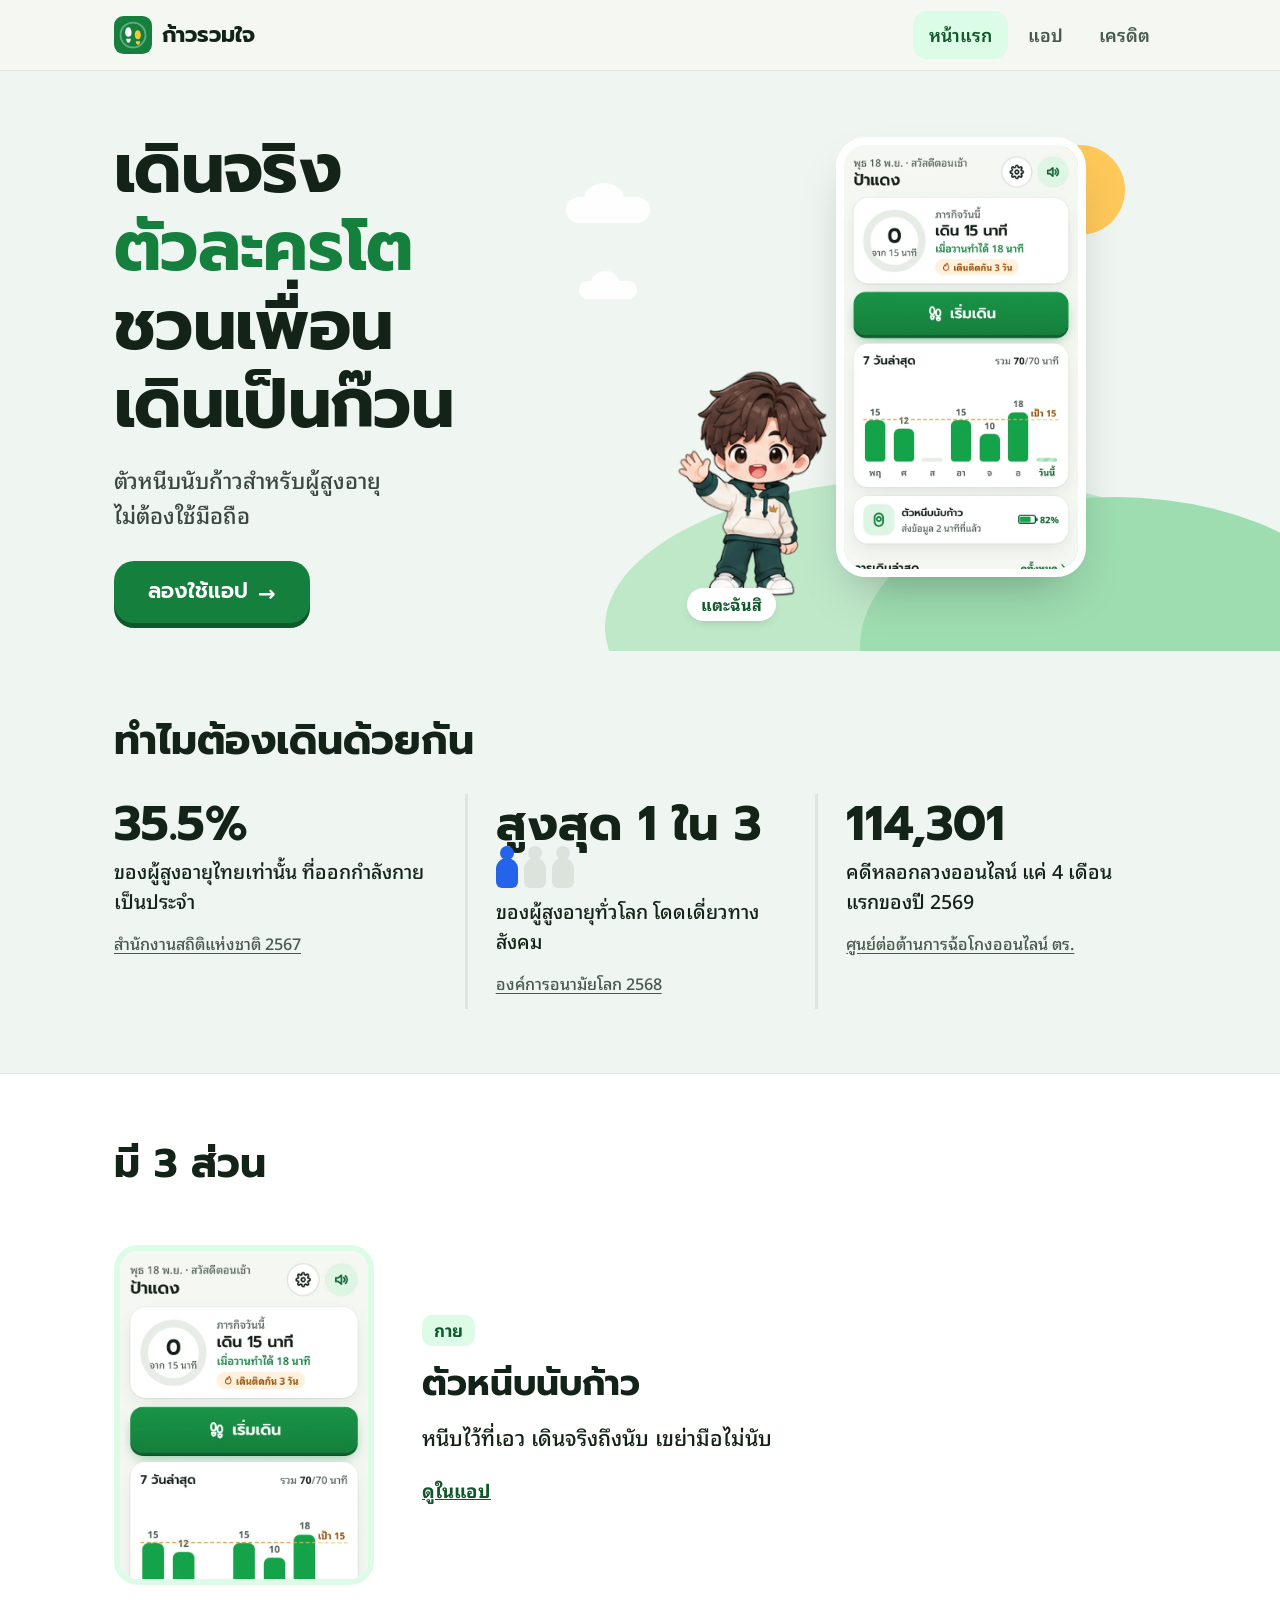
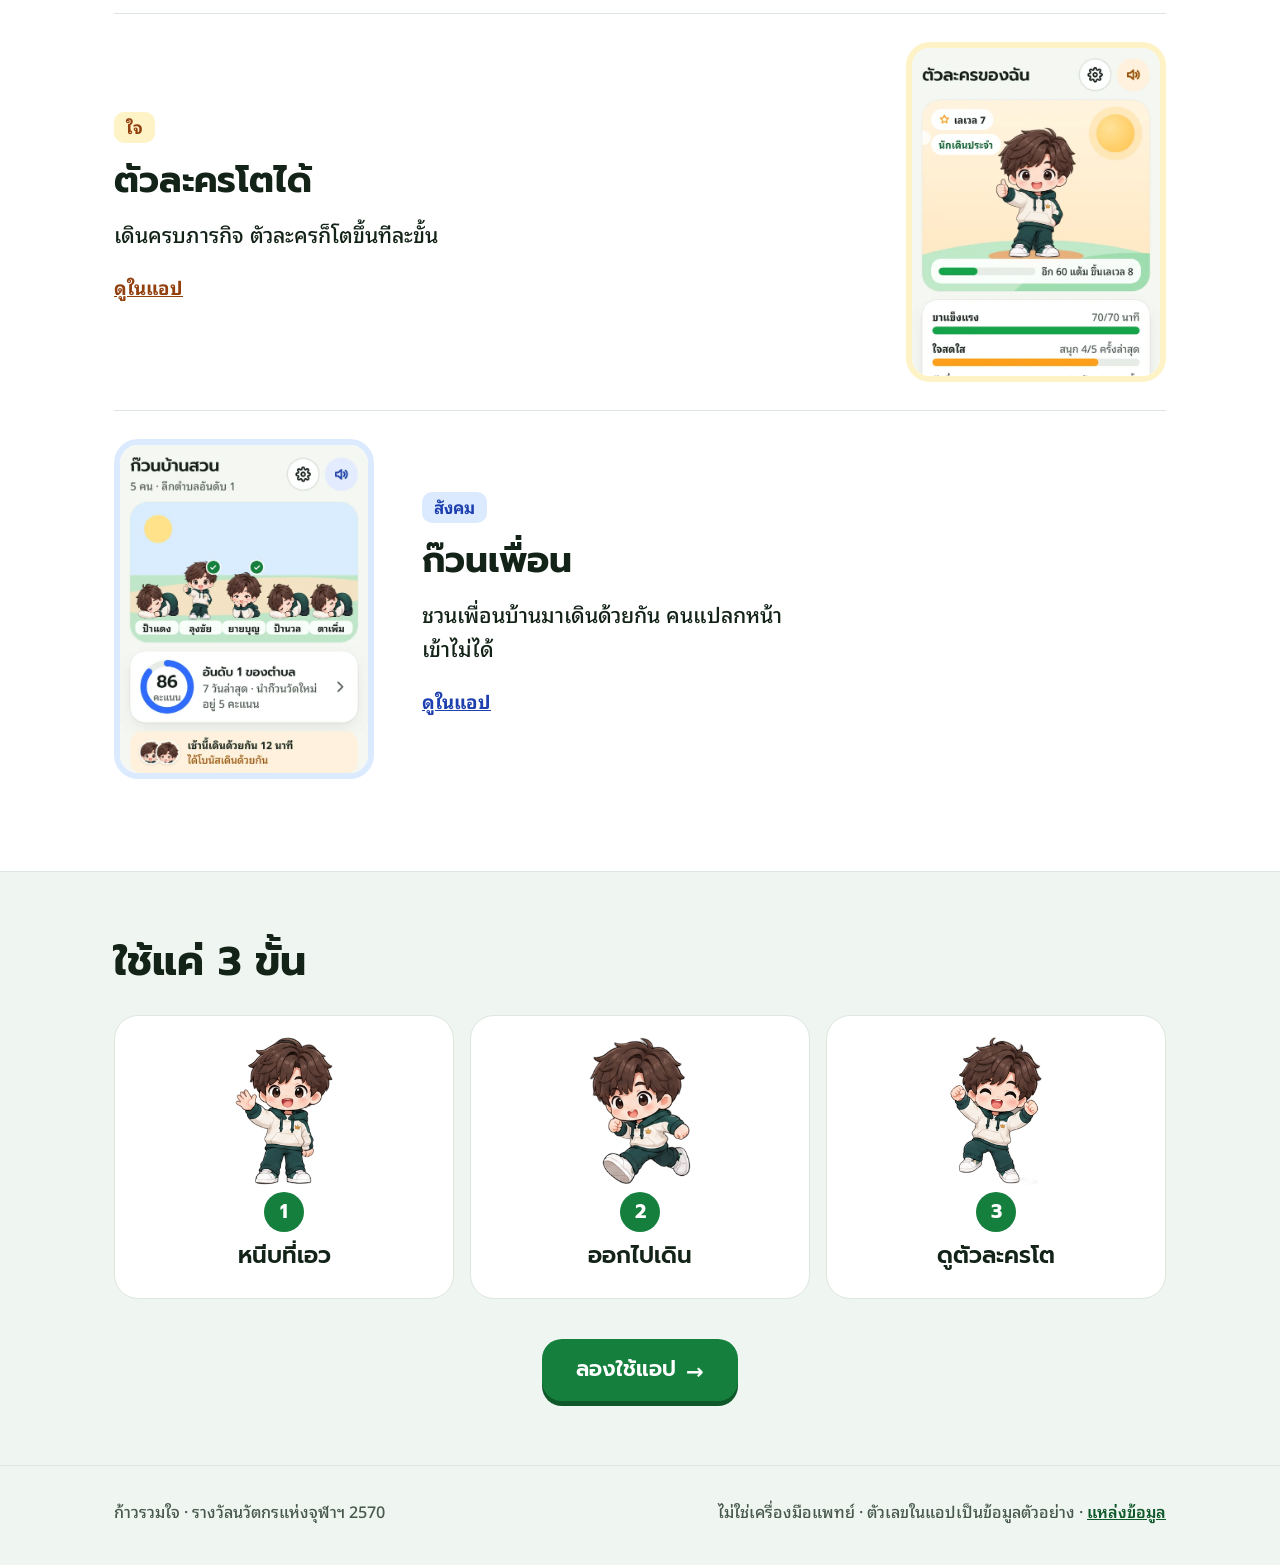
<file: index.html>
<!doctype html>
<html lang="th">
<head>
<meta charset="utf-8">
<meta name="viewport" content="width=device-width, initial-scale=1, viewport-fit=cover">
<meta name="theme-color" content="#15803D">
<meta name="color-scheme" content="light">
<meta name="mobile-web-app-capable" content="yes">
<meta name="apple-mobile-web-app-capable" content="yes">
<meta name="apple-mobile-web-app-title" content="ก้าวรวมใจ">
<meta name="apple-mobile-web-app-status-bar-style" content="default">
<meta property="og:type" content="website">
<meta property="og:locale" content="th_TH">
<meta property="og:site_name" content="ก้าวรวมใจ">
<meta property="og:url" content="https://kaoruamjai.aurum-storefront.workers.dev/">
<meta property="og:title" content="ก้าวรวมใจ — เดินจริง ตัวละครโต ชวนเพื่อนเดินเป็นก๊วน">
<meta property="og:description" content="ตัวหนีบนับก้าวสำหรับผู้สูงอายุ เดินจริงแล้วตัวละครโต และชวนเพื่อนมาเดินเป็นก๊วน ไม่ต้องใช้มือถือ">
<meta property="og:image" content="https://kaoruamjai.aurum-storefront.workers.dev/img/og.jpg">
<meta property="og:image:width" content="1200">
<meta property="og:image:height" content="630">
<meta property="og:image:alt" content="ก้าวรวมใจ ตัวละครโบกมือข้างหน้าจอแอป ภารกิจเดิน 15 นาที">
<meta name="twitter:card" content="summary_large_image">
<link rel="icon" href="favicon.ico" sizes="32x32">
<link rel="icon" href="assets/logo.svg" type="image/svg+xml">
<link rel="apple-touch-icon" href="img/icons/apple-touch-icon.png">
<title>ก้าวรวมใจ — เดินจริง ตัวละครโต ชวนเพื่อนเดินเป็นก๊วน</title>
<meta name="description" content="ตัวหนีบนับก้าวสำหรับผู้สูงอายุ เดินจริงแล้วตัวละครโต และชวนเพื่อนมาเดินเป็นก๊วน ไม่ต้องใช้มือถือ">
<link rel="manifest" href="manifest.webmanifest">
<link rel="preconnect" href="https://fonts.googleapis.com">
<link rel="preconnect" href="https://fonts.gstatic.com" crossorigin>
<link rel="stylesheet" href="https://fonts.googleapis.com/css2?family=Prompt:wght@500;600;700&family=Noto+Sans+Thai+Looped:wght@400;500;600;700&display=swap" media="print" data-font>
<noscript><link rel="stylesheet" href="https://fonts.googleapis.com/css2?family=Prompt:wght@500;600;700&family=Noto+Sans+Thai+Looped:wght@400;500;600;700&display=swap"></noscript>
<link rel="stylesheet" href="css/app.css">
<link rel="stylesheet" href="css/site.css">
<script src="js/boot.js"></script>
</head>
<body class="page">
<a class="skip" href="#main">ข้ามไปเนื้อหา</a>

<header class="site-head" id="head">
  <div class="wrap">
    <a class="brand" href="./"><img src="assets/logo.svg" alt="" width="38" height="38"><span>ก้าวรวมใจ</span></a>
    <nav class="site-nav" aria-label="เมนูเว็บไซต์">
      <a href="./" aria-current="page">หน้าแรก</a>
      <a href="app">แอป</a>
      <a href="credits">เครดิต</a>
    </nav>
  </div>
  <div class="trail" aria-hidden="true"><i id="trail"></i></div>
</header>

<main id="main">
  <section class="lhero">
    <div class="wrap lhero-grid">
      <div class="lhero-text">
        <h1><span class="ln">เดินจริง</span><span class="ln"><em>ตัวละครโต</em></span><span class="ln"><span class="nb">ชวนเพื่อน</span><span class="nb">เดินเป็นก๊วน</span></span></h1>
        <p class="ln">ตัวหนีบนับก้าวสำหรับผู้สูงอายุ<br>ไม่ต้องใช้มือถือ</p>
        <a class="btn-cta ln" href="app#/step">ลองใช้แอป</a>
      </div>
      <div class="scene-art" id="scene">
        <span class="sun" data-depth="10"></span>
        <span class="cloud c1"></span><span class="cloud c2"></span>
        <span class="hill" data-depth="4"></span><span class="hill two" data-depth="7"></span>
        <img class="phone-shot" data-depth="14" src="img/app-step.webp" width="600" height="1298" alt="หน้าแรกของแอป: ภารกิจเดิน 15 นาที และปุ่มเริ่มเดิน">
        <img class="walker" src="assets/character/run.png" alt="" aria-hidden="true">
        <button class="buddy" id="buddy" type="button" aria-label="แตะตัวละคร"><img src="assets/character/greet.png" alt=""></button>
        <span class="say" id="say" role="status"></span>
        <span class="hint" aria-hidden="true">แตะฉันสิ</span>
      </div>
    </div>
  </section>

  <section class="block" aria-labelledby="h-why">
    <div class="wrap">
      <h2 id="h-why" data-anim>ทำไมต้องเดินด้วยกัน</h2>
      <ul class="numbers">
        <li data-anim><b data-count="37.9" data-dec="1" data-suffix="%">37.9%</b><span>ของผู้สูงอายุไทยเท่านั้น ที่ออกกำลังกายเป็นประจำ</span><a class="srcl" href="credits#src-nso">สำนักงานสถิติแห่งชาติ 2567</a></li>
        <li data-anim style="--d:.12s"><b>สูงสุด 1 ใน 3</b><span class="people" aria-hidden="true"><i class="on"></i><i></i><i></i></span><span>ของผู้สูงอายุทั่วโลก โดดเดี่ยวทางสังคม</span><a class="srcl" href="credits#src-who">องค์การอนามัยโลก 2568</a></li>
        <li data-anim style="--d:.24s"><b data-count="121921">121,921</b><span>คดีหลอกลวงออนไลน์ แค่ 4 เดือนแรกของปี 2569</span><a class="srcl" href="credits#src-acsc">ศูนย์ต่อต้านการฉ้อโกงออนไลน์ ตร.</a></li>
      </ul>
    </div>
  </section>

  <section class="block soft" aria-labelledby="h-parts">
    <div class="wrap">
      <h2 id="h-parts" data-anim>มี 3 ส่วน</h2>
      <div class="zig" data-part="body">
        <img data-anim="left" class="tilt" src="img/app-step.webp" width="600" height="1298" loading="lazy" alt="หน้าแอป: ภารกิจเดิน 15 นาที และปุ่มเริ่มเดิน">
        <div data-anim="right"><span class="kind">กาย</span><h3>ตัวหนีบนับก้าว</h3><p>หนีบไว้ที่เอว เดินจริงถึงนับ เขย่ามือไม่นับ</p><a href="app#/step">ดูในแอป</a></div>
      </div>
      <div class="zig flip" data-part="mind">
        <img data-anim="right" class="tilt" src="img/app-me.webp" width="600" height="1298" loading="lazy" alt="หน้าตัวละคร: เลเวล 7 ขั้นนักเดินประจำ">
        <div data-anim="left"><span class="kind">ใจ</span><h3>ตัวละครโตได้</h3><p>เดินครบภารกิจ ตัวละครก็โตขึ้นทีละขั้น</p><a href="app#/me">ดูในแอป</a></div>
      </div>
      <div class="zig" data-part="social">
        <img data-anim="left" class="tilt" src="img/app-team.webp" width="600" height="1298" loading="lazy" alt="หน้าก๊วน: ก๊วนบ้านสวน 5 คน อันดับ 1 ของตำบล">
        <div data-anim="right"><span class="kind">สังคม</span><h3>ก๊วนเพื่อน</h3><p>ชวนเพื่อนบ้านมาเดินด้วยกัน คนแปลกหน้าเข้าไม่ได้</p><a href="app#/team">ดูในแอป</a></div>
      </div>
    </div>
  </section>

  <section class="block" aria-labelledby="h-how">
    <div class="wrap">
      <h2 id="h-how" data-anim>ใช้แค่ 3 ขั้น</h2>
      <ol class="how" id="how">
        <li data-anim><img src="assets/character/greet.png" alt="" loading="lazy"><b>1</b><span>หนีบที่เอว</span></li>
        <li data-anim style="--d:.15s"><img src="assets/character/run.png" alt="" loading="lazy"><b>2</b><span>ออกไปเดิน</span></li>
        <li data-anim style="--d:.3s"><img src="assets/character/happy.png" alt="" loading="lazy"><b>3</b><span>ดูตัวละครโต</span></li>
      </ol>
      <div class="end" data-anim>
        <a class="btn-cta" href="app#/step">ลองใช้แอป</a>
      </div>
    </div>
  </section>
</main>

<footer class="foot">
  <div class="wrap">
    <span>ก้าวรวมใจ · รางวัลนวัตกรแห่งจุฬาฯ 2570</span>
    <span>ไม่ใช่เครื่องมือแพทย์ · ตัวเลขในแอปเป็นข้อมูลตัวอย่าง · <a href="credits">แหล่งข้อมูล</a></span>
  </div>
</footer>
<script nomodule src="js/nomodule.js"></script>
<script type="module" src="js/site.js"></script>
</body>
</html>
</file>
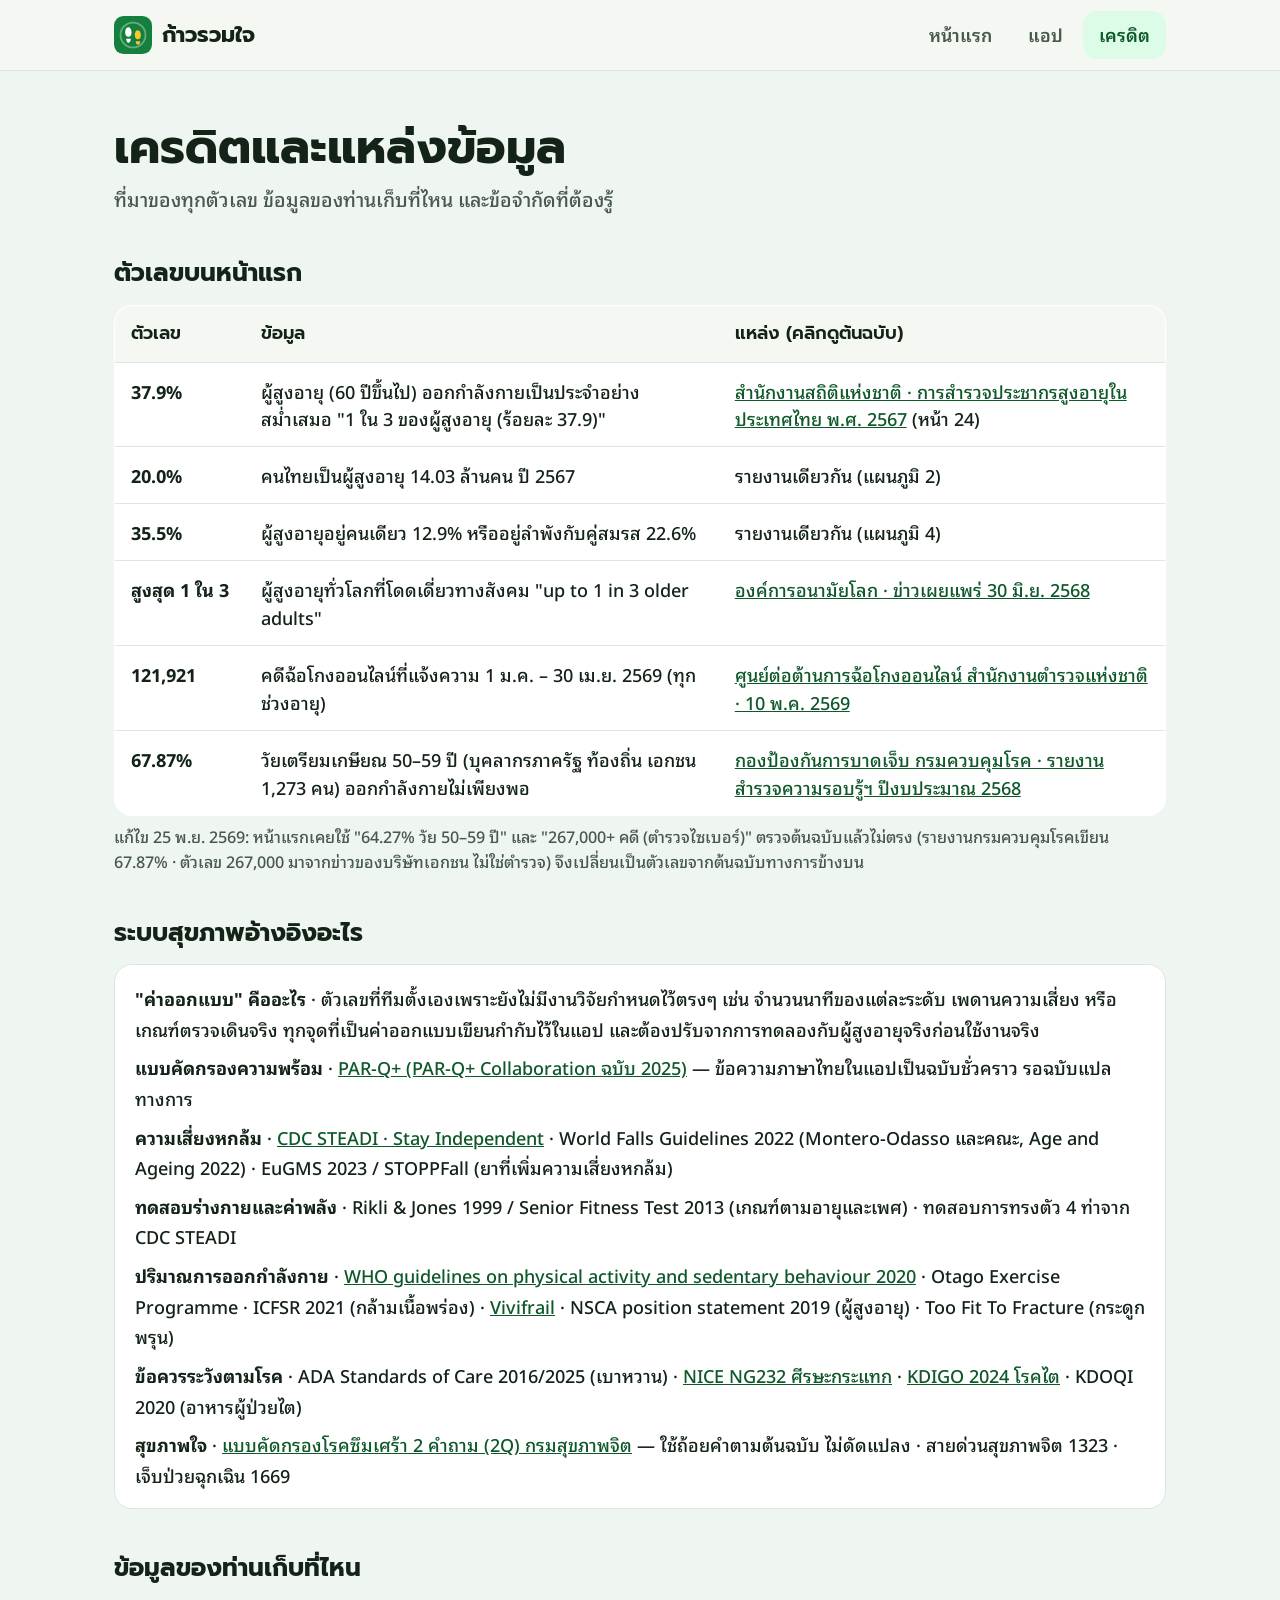
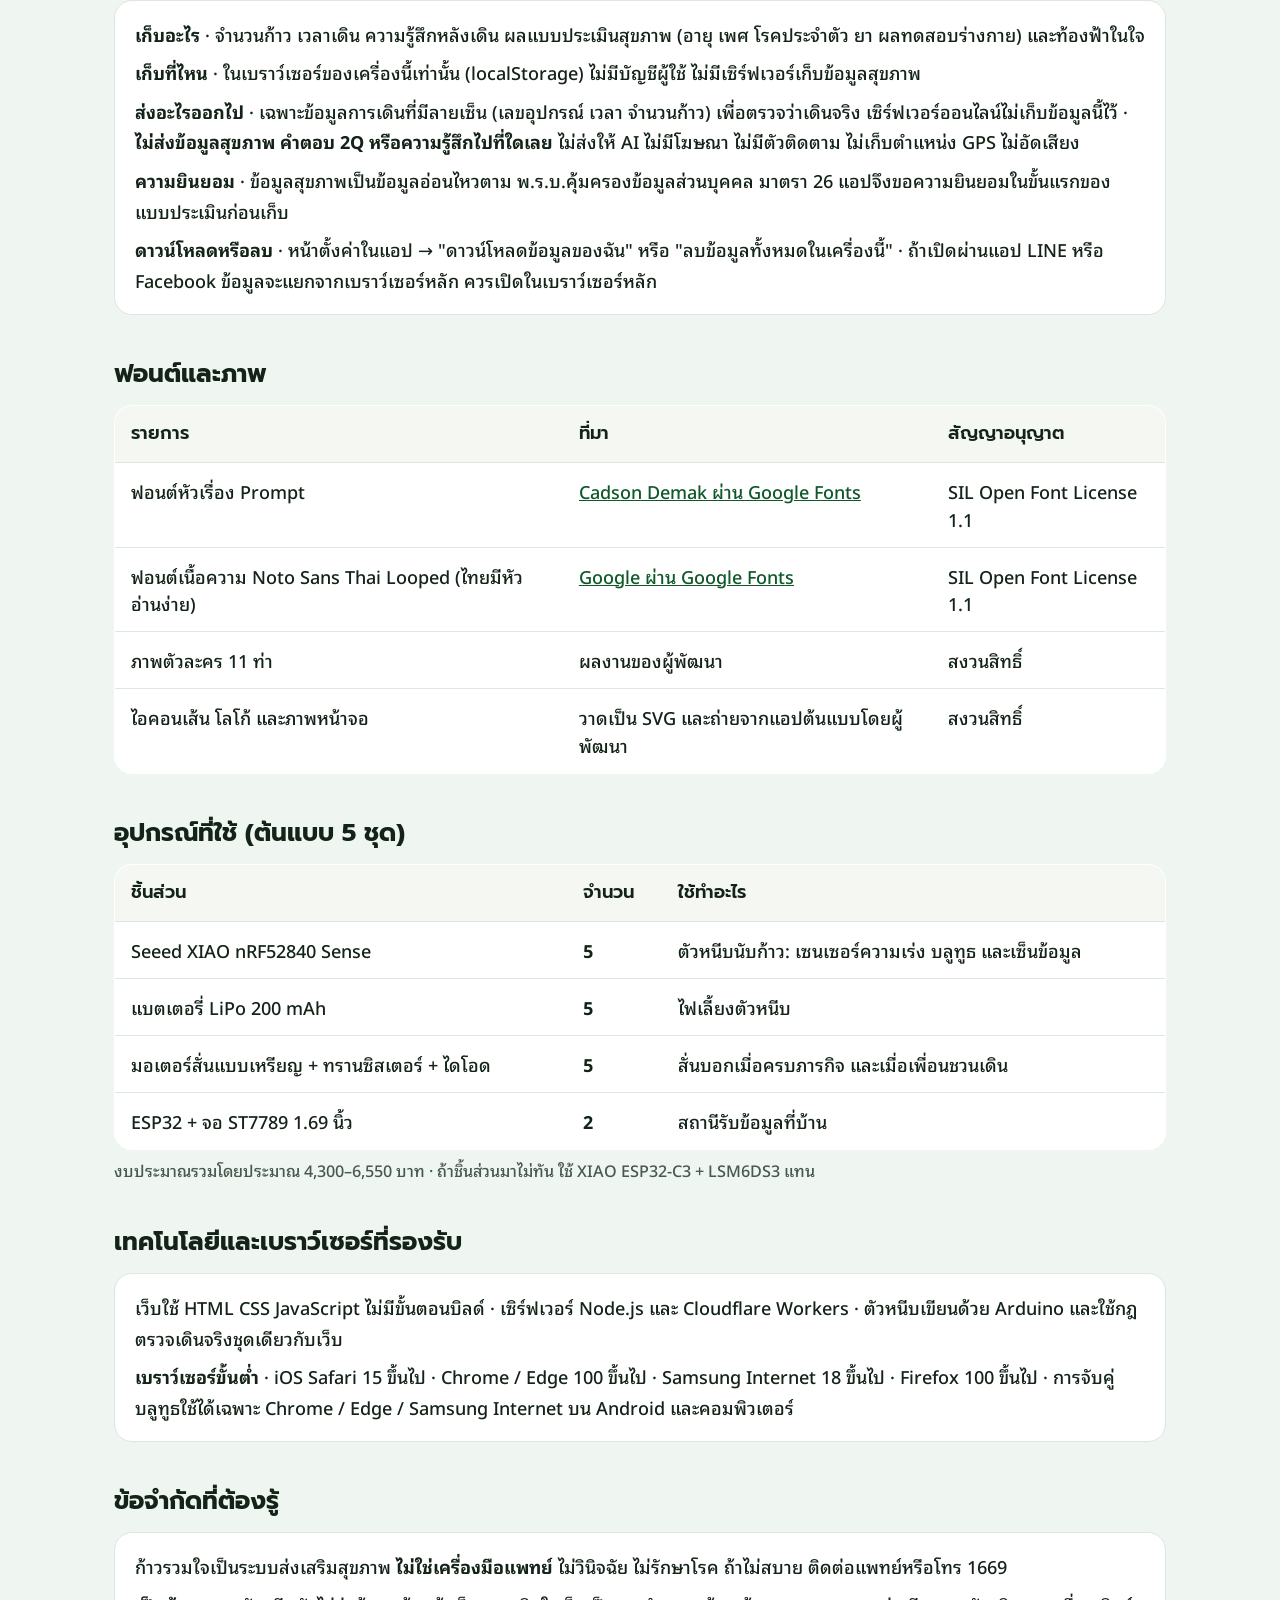
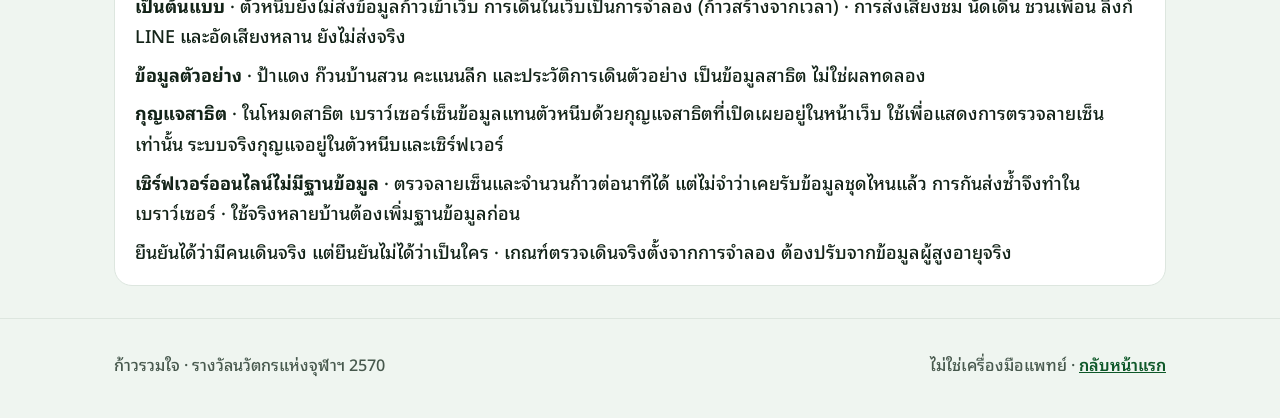
<file: credits.html>
<!doctype html>
<html lang="th">
<head>
<meta charset="utf-8">
<meta name="viewport" content="width=device-width, initial-scale=1, viewport-fit=cover">
<meta name="theme-color" content="#15803D">
<meta name="color-scheme" content="light">
<meta name="mobile-web-app-capable" content="yes">
<meta name="apple-mobile-web-app-capable" content="yes">
<meta name="apple-mobile-web-app-title" content="ก้าวรวมใจ">
<meta name="apple-mobile-web-app-status-bar-style" content="default">
<meta property="og:type" content="website">
<meta property="og:locale" content="th_TH">
<meta property="og:site_name" content="ก้าวรวมใจ">
<meta property="og:url" content="https://kaoruamjai.aurum-storefront.workers.dev/credits">
<meta property="og:title" content="ก้าวรวมใจ · เครดิตและแหล่งข้อมูล">
<meta property="og:description" content="แหล่งข้อมูลทุกตัวเลข ฟอนต์ ภาพ อุปกรณ์ ข้อมูลส่วนบุคคล และข้อจำกัดของก้าวรวมใจ">
<meta property="og:image" content="https://kaoruamjai.aurum-storefront.workers.dev/img/og.jpg">
<meta property="og:image:width" content="1200">
<meta property="og:image:height" content="630">
<meta property="og:image:alt" content="ก้าวรวมใจ ตัวละครโบกมือข้างหน้าจอแอป ภารกิจเดิน 15 นาที">
<meta name="twitter:card" content="summary_large_image">
<link rel="icon" href="favicon.ico" sizes="32x32">
<link rel="icon" href="assets/logo.svg" type="image/svg+xml">
<link rel="apple-touch-icon" href="img/icons/apple-touch-icon.png">
<title>ก้าวรวมใจ · เครดิตและแหล่งข้อมูล</title>
<meta name="description" content="แหล่งข้อมูลสถิติ ฟอนต์ ภาพ อุปกรณ์ และข้อจำกัดความรับผิดของก้าวรวมใจ">
<link rel="manifest" href="manifest.webmanifest">
<link rel="preconnect" href="https://fonts.googleapis.com">
<link rel="preconnect" href="https://fonts.gstatic.com" crossorigin>
<link rel="stylesheet" href="https://fonts.googleapis.com/css2?family=Prompt:wght@500;600;700&family=Noto+Sans+Thai+Looped:wght@400;500;600;700&display=swap" media="print" data-font>
<noscript><link rel="stylesheet" href="https://fonts.googleapis.com/css2?family=Prompt:wght@500;600;700&family=Noto+Sans+Thai+Looped:wght@400;500;600;700&display=swap"></noscript>
<link rel="stylesheet" href="css/app.css">
<link rel="stylesheet" href="css/site.css">
<script src="js/boot.js"></script>
</head>
<body class="page">
<a class="skip" href="#main">ข้ามไปเนื้อหา</a>

<header class="site-head">
  <div class="wrap">
    <a class="brand" href="./"><img src="assets/logo.svg" alt="" width="38" height="38"><span>ก้าวรวมใจ</span></a>
    <nav class="site-nav" aria-label="เมนูเว็บไซต์">
      <a href="./">หน้าแรก</a>
      <a href="app">แอป</a>
      <a href="credits" aria-current="page">เครดิต</a>
    </nav>
  </div>
</header>

<main id="main" class="doc">
  <div class="wrap">
    <h1>เครดิตและแหล่งข้อมูล</h1>
    <p class="lede">ที่มาของทุกตัวเลข ข้อมูลของท่านเก็บที่ไหน และข้อจำกัดที่ต้องรู้</p>

    <section aria-labelledby="h-data">
      <h2 id="h-data">ตัวเลขบนหน้าแรก</h2>
      <table class="tbl">
        <thead><tr><th>ตัวเลข</th><th>ข้อมูล</th><th>แหล่ง (คลิกดูต้นฉบับ)</th></tr></thead>
        <tbody>
          <tr id="src-nso"><td class="num" data-label="ตัวเลข">37.9%</td><td data-label="ข้อมูล">ผู้สูงอายุ (60 ปีขึ้นไป) ออกกำลังกายเป็นประจำอย่างสม่ำเสมอ "1 ใน 3 ของผู้สูงอายุ (ร้อยละ 37.9)"</td><td data-label="แหล่ง"><a href="https://www.nso.go.th/nsoweb/storage/survey_detail/2025/20241209145003_27188.pdf" target="_blank" rel="noopener">สำนักงานสถิติแห่งชาติ · การสำรวจประชากรสูงอายุในประเทศไทย พ.ศ. 2567</a> (หน้า 24)</td></tr>
          <tr><td class="num" data-label="ตัวเลข">20.0%</td><td data-label="ข้อมูล">คนไทยเป็นผู้สูงอายุ 14.03 ล้านคน ปี 2567</td><td data-label="แหล่ง">รายงานเดียวกัน (แผนภูมิ 2)</td></tr>
          <tr><td class="num" data-label="ตัวเลข">35.5%</td><td data-label="ข้อมูล">ผู้สูงอายุอยู่คนเดียว 12.9% หรืออยู่ลำพังกับคู่สมรส 22.6%</td><td data-label="แหล่ง">รายงานเดียวกัน (แผนภูมิ 4)</td></tr>
          <tr id="src-who"><td class="num" data-label="ตัวเลข">สูงสุด 1 ใน 3</td><td data-label="ข้อมูล">ผู้สูงอายุทั่วโลกที่โดดเดี่ยวทางสังคม "up to 1 in 3 older adults"</td><td data-label="แหล่ง"><a href="https://www.who.int/news/item/30-06-2025-social-connection-linked-to-improved-heath-and-reduced-risk-of-early-death" target="_blank" rel="noopener">องค์การอนามัยโลก · ข่าวเผยแพร่ 30 มิ.ย. 2568</a></td></tr>
          <tr id="src-acsc"><td class="num" data-label="ตัวเลข">121,921</td><td data-label="ข้อมูล">คดีฉ้อโกงออนไลน์ที่แจ้งความ 1 ม.ค. – 30 เม.ย. 2569 (ทุกช่วงอายุ)</td><td data-label="แหล่ง"><a href="https://saranitet.police.go.th/commanders-mission/crime-prevention-and-suppression_10052026_62701/" target="_blank" rel="noopener">ศูนย์ต่อต้านการฉ้อโกงออนไลน์ สำนักงานตำรวจแห่งชาติ · 10 พ.ค. 2569</a></td></tr>
          <tr><td class="num" data-label="ตัวเลข">67.87%</td><td data-label="ข้อมูล">วัยเตรียมเกษียณ 50–59 ปี (บุคลากรภาครัฐ ท้องถิ่น เอกชน 1,273 คน) ออกกำลังกายไม่เพียงพอ</td><td data-label="แหล่ง"><a href="https://ddc.moph.go.th/uploads/files/5577120250924102803.pdf" target="_blank" rel="noopener">กองป้องกันการบาดเจ็บ กรมควบคุมโรค · รายงานสำรวจความรอบรู้ฯ ปีงบประมาณ 2568</a></td></tr>
        </tbody>
      </table>
      <p class="src">แก้ไข 25 พ.ย. 2569: หน้าแรกเคยใช้ "64.27% วัย 50–59 ปี" และ "267,000+ คดี (ตำรวจไซเบอร์)" ตรวจต้นฉบับแล้วไม่ตรง (รายงานกรมควบคุมโรคเขียน 67.87% · ตัวเลข 267,000 มาจากข่าวของบริษัทเอกชน ไม่ใช่ตำรวจ) จึงเปลี่ยนเป็นตัวเลขจากต้นฉบับทางการข้างบน</p>
    </section>

    <section aria-labelledby="h-health">
      <h2 id="h-health">ระบบสุขภาพอ้างอิงอะไร</h2>
      <div class="note-box">
        <p><b>"ค่าออกแบบ" คืออะไร</b> · ตัวเลขที่ทีมตั้งเองเพราะยังไม่มีงานวิจัยกำหนดไว้ตรงๆ เช่น จำนวนนาทีของแต่ละระดับ เพดานความเสี่ยง หรือเกณฑ์ตรวจเดินจริง ทุกจุดที่เป็นค่าออกแบบเขียนกำกับไว้ในแอป และต้องปรับจากการทดลองกับผู้สูงอายุจริงก่อนใช้งานจริง</p>
        <p><b>แบบคัดกรองความพร้อม</b> · <a href="https://eparmedx.com/" target="_blank" rel="noopener">PAR-Q+ (PAR-Q+ Collaboration ฉบับ 2025)</a> — ข้อความภาษาไทยในแอปเป็นฉบับชั่วคราว รอฉบับแปลทางการ</p>
        <p><b>ความเสี่ยงหกล้ม</b> · <a href="https://www.cdc.gov/steadi/" target="_blank" rel="noopener">CDC STEADI · Stay Independent</a> · World Falls Guidelines 2022 (Montero-Odasso และคณะ, Age and Ageing 2022) · EuGMS 2023 / STOPPFall (ยาที่เพิ่มความเสี่ยงหกล้ม)</p>
        <p><b>ทดสอบร่างกายและค่าพลัง</b> · Rikli &amp; Jones 1999 / Senior Fitness Test 2013 (เกณฑ์ตามอายุและเพศ) · ทดสอบการทรงตัว 4 ท่าจาก CDC STEADI</p>
        <p><b>ปริมาณการออกกำลังกาย</b> · <a href="https://www.who.int/publications/i/item/9789240015128" target="_blank" rel="noopener">WHO guidelines on physical activity and sedentary behaviour 2020</a> · Otago Exercise Programme · ICFSR 2021 (กล้ามเนื้อพร่อง) · <a href="https://vivifrail.com/" target="_blank" rel="noopener">Vivifrail</a> · NSCA position statement 2019 (ผู้สูงอายุ) · Too Fit To Fracture (กระดูกพรุน)</p>
        <p><b>ข้อควรระวังตามโรค</b> · ADA Standards of Care 2016/2025 (เบาหวาน) · <a href="https://www.nice.org.uk/guidance/ng232" target="_blank" rel="noopener">NICE NG232 ศีรษะกระแทก</a> · <a href="https://kdigo.org/guidelines/ckd-evaluation-and-management/" target="_blank" rel="noopener">KDIGO 2024 โรคไต</a> · KDOQI 2020 (อาหารผู้ป่วยไต)</p>
        <p><b>สุขภาพใจ</b> · <a href="https://www.mhc2.go.th/2q/start.php" target="_blank" rel="noopener">แบบคัดกรองโรคซึมเศร้า 2 คำถาม (2Q) กรมสุขภาพจิต</a> — ใช้ถ้อยคำตามต้นฉบับ ไม่ดัดแปลง · สายด่วนสุขภาพจิต 1323 · เจ็บป่วยฉุกเฉิน 1669</p>
      </div>
    </section>

    <section aria-labelledby="h-privacy" id="privacy">
      <h2 id="h-privacy">ข้อมูลของท่านเก็บที่ไหน</h2>
      <div class="note-box">
        <p><b>เก็บอะไร</b> · จำนวนก้าว เวลาเดิน ความรู้สึกหลังเดิน ผลแบบประเมินสุขภาพ (อายุ เพศ โรคประจำตัว ยา ผลทดสอบร่างกาย) และท้องฟ้าในใจ</p>
        <p><b>เก็บที่ไหน</b> · ในเบราว์เซอร์ของเครื่องนี้เท่านั้น (localStorage) ไม่มีบัญชีผู้ใช้ ไม่มีเซิร์ฟเวอร์เก็บข้อมูลสุขภาพ</p>
        <p><b>ส่งอะไรออกไป</b> · เฉพาะข้อมูลการเดินที่มีลายเซ็น (เลขอุปกรณ์ เวลา จำนวนก้าว) เพื่อตรวจว่าเดินจริง เซิร์ฟเวอร์ออนไลน์ไม่เก็บข้อมูลนี้ไว้ · <b>ไม่ส่งข้อมูลสุขภาพ คำตอบ 2Q หรือความรู้สึกไปที่ใดเลย</b> ไม่ส่งให้ AI ไม่มีโฆษณา ไม่มีตัวติดตาม ไม่เก็บตำแหน่ง GPS ไม่อัดเสียง</p>
        <p><b>ความยินยอม</b> · ข้อมูลสุขภาพเป็นข้อมูลอ่อนไหวตาม พ.ร.บ.คุ้มครองข้อมูลส่วนบุคคล มาตรา 26 แอปจึงขอความยินยอมในขั้นแรกของแบบประเมินก่อนเก็บ</p>
        <p><b>ดาวน์โหลดหรือลบ</b> · หน้าตั้งค่าในแอป → "ดาวน์โหลดข้อมูลของฉัน" หรือ "ลบข้อมูลทั้งหมดในเครื่องนี้" · ถ้าเปิดผ่านแอป LINE หรือ Facebook ข้อมูลจะแยกจากเบราว์เซอร์หลัก ควรเปิดในเบราว์เซอร์หลัก</p>
      </div>
    </section>

    <section aria-labelledby="h-assets">
      <h2 id="h-assets">ฟอนต์และภาพ</h2>
      <table class="tbl">
        <thead><tr><th>รายการ</th><th>ที่มา</th><th>สัญญาอนุญาต</th></tr></thead>
        <tbody>
          <tr><td data-label="รายการ">ฟอนต์หัวเรื่อง Prompt</td><td data-label="ที่มา"><a href="https://fonts.google.com/specimen/Prompt" target="_blank" rel="noopener">Cadson Demak ผ่าน Google Fonts</a></td><td data-label="สัญญาอนุญาต">SIL Open Font License 1.1</td></tr>
          <tr><td data-label="รายการ">ฟอนต์เนื้อความ Noto Sans Thai Looped (ไทยมีหัว อ่านง่าย)</td><td data-label="ที่มา"><a href="https://fonts.google.com/noto/specimen/Noto+Sans+Thai+Looped" target="_blank" rel="noopener">Google ผ่าน Google Fonts</a></td><td data-label="สัญญาอนุญาต">SIL Open Font License 1.1</td></tr>
          <tr><td data-label="รายการ">ภาพตัวละคร 11 ท่า</td><td data-label="ที่มา">ผลงานของผู้พัฒนา</td><td data-label="สัญญาอนุญาต">สงวนสิทธิ์</td></tr>
          <tr><td data-label="รายการ">ไอคอนเส้น โลโก้ และภาพหน้าจอ</td><td data-label="ที่มา">วาดเป็น SVG และถ่ายจากแอปต้นแบบโดยผู้พัฒนา</td><td data-label="สัญญาอนุญาต">สงวนสิทธิ์</td></tr>
        </tbody>
      </table>
    </section>

    <section aria-labelledby="h-bom">
      <h2 id="h-bom">อุปกรณ์ที่ใช้ (ต้นแบบ 5 ชุด)</h2>
      <table class="tbl">
        <thead><tr><th>ชิ้นส่วน</th><th>จำนวน</th><th>ใช้ทำอะไร</th></tr></thead>
        <tbody>
          <tr><td data-label="ชิ้นส่วน">Seeed XIAO nRF52840 Sense</td><td class="num" data-label="จำนวน">5</td><td data-label="ใช้ทำอะไร">ตัวหนีบนับก้าว: เซนเซอร์ความเร่ง บลูทูธ และเซ็นข้อมูล</td></tr>
          <tr><td data-label="ชิ้นส่วน">แบตเตอรี่ LiPo 200 mAh</td><td class="num" data-label="จำนวน">5</td><td data-label="ใช้ทำอะไร">ไฟเลี้ยงตัวหนีบ</td></tr>
          <tr><td data-label="ชิ้นส่วน">มอเตอร์สั่นแบบเหรียญ + ทรานซิสเตอร์ + ไดโอด</td><td class="num" data-label="จำนวน">5</td><td data-label="ใช้ทำอะไร">สั่นบอกเมื่อครบภารกิจ และเมื่อเพื่อนชวนเดิน</td></tr>
          <tr><td data-label="ชิ้นส่วน">ESP32 + จอ ST7789 1.69 นิ้ว</td><td class="num" data-label="จำนวน">2</td><td data-label="ใช้ทำอะไร">สถานีรับข้อมูลที่บ้าน</td></tr>
        </tbody>
      </table>
      <p class="src">งบประมาณรวมโดยประมาณ 4,300–6,550 บาท · ถ้าชิ้นส่วนมาไม่ทัน ใช้ XIAO ESP32-C3 + LSM6DS3 แทน</p>
    </section>

    <section aria-labelledby="h-tech">
      <h2 id="h-tech">เทคโนโลยีและเบราว์เซอร์ที่รองรับ</h2>
      <div class="note-box">
        <p>เว็บใช้ HTML CSS JavaScript ไม่มีขั้นตอนบิลด์ · เซิร์ฟเวอร์ Node.js และ Cloudflare Workers · ตัวหนีบเขียนด้วย Arduino และใช้กฎตรวจเดินจริงชุดเดียวกับเว็บ</p>
        <p><b>เบราว์เซอร์ขั้นต่ำ</b> · iOS Safari 15 ขึ้นไป · Chrome / Edge 100 ขึ้นไป · Samsung Internet 18 ขึ้นไป · Firefox 100 ขึ้นไป · การจับคู่บลูทูธใช้ได้เฉพาะ Chrome / Edge / Samsung Internet บน Android และคอมพิวเตอร์</p>
      </div>
    </section>

    <section aria-labelledby="h-notes">
      <h2 id="h-notes">ข้อจำกัดที่ต้องรู้</h2>
      <div class="note-box">
        <p>ก้าวรวมใจเป็นระบบส่งเสริมสุขภาพ <b>ไม่ใช่เครื่องมือแพทย์</b> ไม่วินิจฉัย ไม่รักษาโรค ถ้าไม่สบาย ติดต่อแพทย์หรือโทร 1669</p>
        <p><b>เป็นต้นแบบ</b> · ตัวหนีบยังไม่ส่งข้อมูลก้าวเข้าเว็บ การเดินในเว็บเป็นการจำลอง (ก้าวสร้างจากเวลา) · การส่งเสียงชม นัดเดิน ชวนเพื่อน ลิงก์ LINE และอัดเสียงหลาน ยังไม่ส่งจริง</p>
        <p><b>ข้อมูลตัวอย่าง</b> · ป้าแดง ก๊วนบ้านสวน คะแนนลีก และประวัติการเดินตัวอย่าง เป็นข้อมูลสาธิต ไม่ใช่ผลทดลอง</p>
        <p><b>กุญแจสาธิต</b> · ในโหมดสาธิต เบราว์เซอร์เซ็นข้อมูลแทนตัวหนีบด้วยกุญแจสาธิตที่เปิดเผยอยู่ในหน้าเว็บ ใช้เพื่อแสดงการตรวจลายเซ็นเท่านั้น ระบบจริงกุญแจอยู่ในตัวหนีบและเซิร์ฟเวอร์</p>
        <p><b>เซิร์ฟเวอร์ออนไลน์ไม่มีฐานข้อมูล</b> · ตรวจลายเซ็นและจำนวนก้าวต่อนาทีได้ แต่ไม่จำว่าเคยรับข้อมูลชุดไหนแล้ว การกันส่งซ้ำจึงทำในเบราว์เซอร์ · ใช้จริงหลายบ้านต้องเพิ่มฐานข้อมูลก่อน</p>
        <p>ยืนยันได้ว่ามีคนเดินจริง แต่ยืนยันไม่ได้ว่าเป็นใคร · เกณฑ์ตรวจเดินจริงตั้งจากการจำลอง ต้องปรับจากข้อมูลผู้สูงอายุจริง</p>
      </div>
    </section>
  </div>
</main>

<footer class="foot">
  <div class="wrap">
    <span>ก้าวรวมใจ · รางวัลนวัตกรแห่งจุฬาฯ 2570</span>
    <span>ไม่ใช่เครื่องมือแพทย์ · <a href="./">กลับหน้าแรก</a></span>
  </div>
</footer>
<script nomodule src="js/nomodule.js"></script>
<script type="module" src="js/site.js"></script>
</body>
</html>
</file>
<file: css/app.css>
/* ก้าวรวมใจ — สไตล์หลักโฉมใหม่ (Health & Holistic Wellness Edition)
   3 ส่วน: ก้าว (กาย·เขียว) · ตัวละคร (ใจ·ส้มทอง) · ก๊วน (สังคม·ฟ้า)
   ออกแบบเพื่อผู้สูงอายุและทุกคนในครอบครัว: อ่านง่าย สบายตา มีลำดับข้อมูลชัดเจน */
:root{
  --bg:#EFF5F0;
  --card:#FFFFFF;
  --ink:#132318;
  --sub:#47584D;
  --line:#DDE6DF;
  --leaf:#16A34A;
  --go:#15803D;
  --god:#0E5829;
  --leafs:#DCFCE7;
  --sun:#F59E0B;
  --suns:#FEF3C7;
  --sunt:#92400E;
  --sky:#2563EB;
  --skys:#DBEAFE;
  --skyd:#1E40AF;
  --berry:#E11D48;
  --sand:#FDE68A;
  --accent:var(--go);
  --accent-s:var(--leafs);
  --accent-d:var(--god);
  --scale:1;
  --radius:24px;
  --shadow:0 2px 6px rgba(19,35,24,.04),0 14px 34px -10px rgba(19,35,24,.09);
  --shadow-lg:0 4px 12px rgba(19,35,24,.06),0 22px 48px -12px rgba(19,35,24,.14);
  --ring:0 0 0 1px rgba(21,128,61,.1);
  color-scheme:light;
}
:root[data-size="l"]{--scale:1.12}
:root[data-size="xl"]{--scale:1.24}
*{box-sizing:border-box}
html{font-size:calc(17px * var(--scale));-webkit-text-size-adjust:100%}
body{
  margin:0;
  min-height:100vh;min-height:100dvh;
  color:var(--ink);
  font-family:'Noto Sans Thai Looped',Tahoma,sans-serif;
  font-weight:500;
  line-height:1.55;
  background:
    radial-gradient(1100px 580px at 8% -5%, rgba(187,247,208,.65) 0%, transparent 62%) fixed,
    radial-gradient(950px 520px at 96% 6%, rgba(219,234,254,.6) 0%, transparent 58%) fixed,
    radial-gradient(900px 600px at 50% 108%, rgba(254,243,199,.55) 0%, transparent 62%) fixed,
    #EEF4EF;
}
button{font:inherit;color:inherit;cursor:pointer;border:0;background:none;margin:0;padding:0;-webkit-tap-highlight-color:transparent}
button:focus-visible,a:focus-visible{outline:3px solid var(--sky);outline-offset:3px}
img{max-width:100%}
.h{font-family:'Prompt',Tahoma,sans-serif;font-weight:600;letter-spacing:-.01em}
.sub{color:var(--sub)}
.sr{position:absolute;width:1px;height:1px;overflow:hidden;clip:rect(0 0 0 0)}
.tnum{font-variant-numeric:tabular-nums}

/* สีประจำส่วน 3 มิติสุขภาพ */
[data-part="body"]{--accent:var(--go);--accent-s:var(--leafs);--accent-d:var(--god)}
[data-part="mind"]{--accent:#D97706;--accent-s:var(--suns);--accent-d:var(--sunt)}
[data-part="social"]{--accent:var(--sky);--accent-s:var(--skys);--accent-d:var(--skyd)}

/* ---------- โครงสร้างหน้าจอ (มือถือ & เดสก์ท็อป 3 คอลัมน์สมดุล) ---------- */
.shell{min-height:100vh;min-height:100dvh}
.device{position:relative}
.island,.intro{display:none!important}
.phone{width:100%;min-height:100vh;min-height:100dvh;background:transparent;display:flex;flex-direction:column;position:relative;isolation:isolate}
.side{display:none}
.sheet{position:fixed!important}
.demo-toggle{display:none}
.nav-wellness{display:none}

/* จอคอมพิวเตอร์: จัดวางแบบ Dashboard สุขภาพ 3 คอลัมน์ ไม่ใช้ zoom ที่ทำให้วงแหวนเพี้ยน */
@media (min-width:861px){
  .shell{
    max-width:1420px;
    margin:0 auto;
    display:grid;
    grid-template-columns:minmax(0,1fr);
    align-items:start;
    gap:28px;
    padding:28px 28px 72px;
  }
  .phone{
    min-height:0;
    background:none;
    display:grid;
    grid-template-columns:280px minmax(0,680px);
    justify-content:center;
    gap:32px;
    align-items:start;
  }
  .phone>.view{
    grid-column:2;
    grid-row:1;
    padding:0;
    width:100%;
    max-width:680px;
    gap:16px;
  }
  .phone>.view:only-child{grid-column:1 / -1;justify-self:center}
  .phone>.view.walk{
    padding:28px;
    border-radius:32px;
    box-shadow:var(--shadow-lg);
  }
  .phone>.nav{
    grid-column:1;
    grid-row:1;
    position:sticky;
    top:94px;
    bottom:auto;
    display:flex;
    flex-direction:column;
    gap:16px;
    margin:0;
    padding:0;
    background:none;
    border:0;
    backdrop-filter:none;
    -webkit-backdrop-filter:none;
  }
  .nav-tabs{
    display:flex;
    flex-direction:column;
    gap:10px;
    width:100%;
  }
  .phone .tab{
    flex-direction:row;
    justify-content:flex-start;
    align-items:center;
    gap:14px;
    min-height:78px;
    padding:12px 18px;
    border-radius:22px;
    background:rgba(255,255,255,.92);
    color:var(--ink);
    box-shadow:var(--shadow),var(--ring);
    text-align:left;
    transition:transform .16s ease,background .2s ease,box-shadow .2s ease;
  }
  .phone .tab-ic{
    width:46px;
    height:46px;
    border-radius:14px;
    background:var(--accent-s);
    color:var(--accent-d);
    display:flex;
    align-items:center;
    justify-content:center;
    flex:none;
    transition:background .2s,color .2s;
  }
  .phone .tab-txt{
    display:flex;
    flex-direction:column;
    gap:2px;
    min-width:0;
  }
  .phone .tab b{font-size:1.22rem;line-height:1.2}
  .phone .tab .tab-sub{
    display:block;
    font-size:0.9rem;
    color:var(--sub);
    font-weight:600;
    white-space:nowrap;
    overflow:hidden;
    text-overflow:ellipsis;
  }
  .phone .tab:hover{
    transform:translateY(-2px);
    box-shadow:var(--shadow-lg),0 0 0 1.5px var(--accent);
  }
  .phone .tab[aria-current="page"]{
    background:linear-gradient(135deg,var(--accent),var(--accent-d));
    color:#fff;
    box-shadow:0 14px 28px -10px var(--accent);
  }
  .phone .tab[aria-current="page"] .tab-ic{
    background:rgba(255,255,255,.2);
    color:#fff;
  }
  .phone .tab[aria-current="page"] .tab-sub{
    color:rgba(255,255,255,.9);
  }

  /* การ์ดสมดุลสุขภาพ 3 มิติ ด้านซ้ายล่างของเมนู */
  .nav-wellness{
    display:flex;
    flex-direction:column;
    gap:12px;
    background:rgba(255,255,255,.92);
    backdrop-filter:blur(10px);
    border-radius:22px;
    padding:16px 18px;
    box-shadow:var(--shadow),var(--ring);
  }
  .nw-head{
    display:flex;
    align-items:center;
    justify-content:space-between;
    gap:8px;
    border-bottom:1px solid var(--line);
    padding-bottom:10px;
  }
  .nw-badge{
    display:inline-flex;
    align-items:center;
    gap:6px;
    font-family:'Prompt',sans-serif;
    font-weight:600;
    font-size:.95rem;
    color:var(--god);
  }
  .nw-score{
    font-family:'Prompt',sans-serif;
    font-weight:700;
    font-size:1.1rem;
    color:var(--go);
    background:var(--leafs);
    padding:2px 10px;
    border-radius:999px;
  }
  .nw-list{display:flex;flex-direction:column;gap:10px}
  .nw-item{display:flex;flex-direction:column;gap:4px}
  .nw-row{display:flex;justify-content:space-between;align-items:center;font-size:0.9rem;color:var(--sub)}
  .nw-row b{color:var(--ink);font-weight:700}

  .device .sheet{align-items:center;justify-content:center}
  .device .sheet>.panel{width:min(520px,92vw);border-radius:28px}

  /* แผงสาธิตมุมขวาล่างสำหรับจอกลาง */
  .side#demo{
    display:flex;
    flex-direction:column-reverse;
    align-items:flex-end;
    gap:10px;
    position:fixed;
    right:20px;
    bottom:20px;
    z-index:45;
    width:310px;
  }
  .demo-toggle{
    display:inline-flex;
    align-items:center;
    gap:8px;
    min-height:50px;
    padding:0 20px;
    border-radius:999px;
    background:var(--ink);
    color:#fff;
    font-family:'Prompt',sans-serif;
    font-weight:600;
    box-shadow:0 12px 28px -10px rgba(0,0,0,.45);
  }
  #demo:not(.open) .panel-demo{display:none}
}

/* จอกว้าง (≥ 1240px): แสดงครบทั้ง 3 คอลัมน์อย่างสมดุล ไม่ทับเนื้อหา */
@media (min-width:1240px){
  .shell{
    grid-template-columns:minmax(0,1fr) 310px;
    gap:28px;
  }
  .side#demo{
    position:sticky;
    top:94px;
    right:auto;
    bottom:auto;
    width:100%;
  }
  .demo-toggle{display:none}
  #demo:not(.open) .panel-demo{display:flex}
}

/* ---------- องค์ประกอบพื้นฐาน ---------- */
.view{flex:1;display:flex;flex-direction:column;padding:16px 16px 28px;gap:14px;view-transition-name:view}
.top{display:flex;justify-content:space-between;align-items:center;gap:12px}
.top .title{font-size:1.5rem;line-height:1.25;margin:0;overflow:hidden;text-overflow:ellipsis}
.top>div{min-width:0}

.round{
  width:46px;
  height:46px;
  border-radius:50%;
  display:inline-flex;
  align-items:center;
  justify-content:center;
  flex:none;
  background:var(--accent-s);
  color:var(--accent-d);
  transition:transform .12s,background .15s;
}
.round:hover{transform:translateY(-1px)}
.round:active{transform:scale(.94)}
.round.plain{background:#fff;box-shadow:0 0 0 1.5px var(--line) inset,0 2px 5px rgba(0,0,0,.04);color:var(--ink)}

/* ปุ่มเครื่องมือช่วยอ่านด้านบน (ขนาดอักษร + ฟังเสียง) */
.tools-bar{flex-wrap:nowrap;flex:none}
.tool-pill{
  display:inline-flex;
  align-items:center;
  gap:6px;
  height:46px;
  padding:0 14px;
  border-radius:999px;
  background:#FFFFFF;
  color:var(--ink);
  box-shadow:0 0 0 1.5px var(--line) inset,0 2px 5px rgba(0,0,0,.04);
  font-family:'Prompt',sans-serif;
  font-weight:600;
  font-size:.9rem;
  transition:all .15s ease;
}
.tool-pill:hover{
  box-shadow:0 0 0 1.5px var(--accent) inset,0 4px 10px rgba(21,128,61,.1);
  background:#F8FCF9;
}
.tool-pill:active{transform:scale(.96)}
.tool-font{
  display:inline-flex;
  align-items:center;
  justify-content:center;
  min-width:26px;
  height:26px;
  padding:0 6px;
  border-radius:8px;
  background:var(--leafs);
  color:var(--god);
  font-weight:700;
  font-size:0.9rem;
}
.speak-btn{
  background:var(--leafs);
  color:var(--god);
  box-shadow:0 0 0 1.5px rgba(22,163,74,.25) inset;
}
.speak-btn.speaking{
  background:var(--go);
  color:#fff;
  animation:pulse-speak 1.2s infinite;
}
@keyframes pulse-speak{
  0%,100%{box-shadow:0 0 0 0 rgba(22,163,74,.5)}
  50%{box-shadow:0 0 0 8px rgba(22,163,74,0)}
}
@media (max-width:520px){
  .tool-lbl{display:none}
  .tool-pill{padding:0 11px}
}

.card{
  background:var(--card);
  border-radius:var(--radius);
  box-shadow:var(--shadow),var(--ring);
  padding:18px 20px;
  border:1px solid rgba(255,255,255,.8);
}
button.card{transition:transform .14s ease,box-shadow .14s ease}
button.card:active{transform:scale(.988)}
@media (hover:hover){
  button.card:hover{
    transform:translateY(-2px);
    box-shadow:var(--shadow-lg),0 0 0 1.5px rgba(22,163,74,.28);
  }
}

/* ---------- การ์ดโปรไฟล์สุขภาพด้านบน (Profile Header Card) ---------- */
.profile-header{
  display:flex;
  align-items:center;
  justify-content:space-between;
  gap:14px;
  padding:16px 20px;
  background:linear-gradient(135deg,#FFFFFF 0%,#F4FBF6 100%);
  border:1px solid #D1FAE5;
}
.ph-left{
  display:flex;
  align-items:center;
  gap:14px;
  min-width:0;
}
.ph-avatar{
  position:relative;
  flex:none;
}
.ph-avatar .head{
  border:3px solid #BBF7D0;
  box-shadow:0 4px 12px rgba(21,128,61,.15);
}
.ph-lv{
  position:absolute;
  right:-4px;
  bottom:-4px;
  background:linear-gradient(135deg,#F59E0B,#D97706);
  color:#fff;
  font-family:'Prompt',sans-serif;
  font-weight:700;
  font-size:0.9rem;
  padding:1px 7px;
  border-radius:999px;
  border:2px solid #fff;
}
.ph-info{min-width:0;display:flex;flex-direction:column;gap:2px}
.ph-date{font-size:0.9rem;color:var(--sub);font-weight:600}
.ph-name-row{display:flex;align-items:center;gap:10px;flex-wrap:wrap}
.ph-name-row .title{font-size:1.55rem;margin:0;line-height:1.2}
.ph-stage{
  display:inline-flex;
  align-items:center;
  gap:4px;
  font-size:0.9rem;
  font-weight:700;
  background:var(--suns);
  color:var(--sunt);
  padding:2px 10px;
  border-radius:999px;
}
.ph-tags{display:flex;flex-wrap:wrap;gap:6px;margin-top:3px}
.ph-tag{
  font-size:0.9rem;
  font-weight:600;
  color:var(--sub);
  background:#F1F5F2;
  padding:2px 9px;
  border-radius:999px;
}
.ph-tag.ok{background:#DCFCE7;color:var(--god)}
/* B1: จอแคบ ชื่อต้องไม่ถูกบีบ — ปุ่มเครื่องมือขึ้นแถวของตัวเอง */
.profile-header{flex-wrap:wrap;row-gap:10px}
.ph-left{flex:1 1 280px}
.ph-name-row .title,.ph-stage,.ph-tag{white-space:nowrap}
.tools-bar{margin-left:auto}
.tool-pill{height:48px}
@media (max-width:560px){
  .ph-left{flex:1 1 100%}
  .ph-date{white-space:normal}
  .tools-bar{width:100%;justify-content:flex-end;gap:8px}
  .tool-lbl{display:inline}
}
@media (max-width:359px){ .tool-lbl{display:none} }

/* ---------- การ์ดภารกิจสุขภาพวันนี้ (Hero Health Mission Card) ---------- */
.mission-hero{
  position:relative;
  overflow:hidden;
  padding:20px 22px;
  background:linear-gradient(145deg,#FFFFFF 0%,#F2FCF5 65%,#ECFDF3 100%);
  border:1.5px solid #BBF7D0;
  display:flex;
  flex-direction:column;
  gap:16px;
}
.mission-hero.is-done{
  background:linear-gradient(145deg,#FFFFFF 0%,#ECFDF5 55%,#D1FAE5 100%);
  border-color:#86EFAC;
}
.mh-top{
  display:flex;
  align-items:center;
  justify-content:space-between;
  gap:10px;
  flex-wrap:wrap;
}
.mh-kicker{
  display:inline-flex;
  align-items:center;
  gap:6px;
  font-family:'Prompt',sans-serif;
  font-weight:600;
  font-size:.92rem;
  color:var(--god);
  background:rgba(22,163,74,.12);
  padding:4px 12px;
  border-radius:999px;
}
.streak-pill{
  display:inline-flex;
  align-items:center;
  gap:5px;
  font-size:0.9rem;
  font-weight:600;
  background:linear-gradient(135deg,#FEF3C7,#FDE68A);
  color:#9A3412;
  padding:4px 12px;
  border-radius:999px;
  box-shadow:0 2px 6px rgba(234,88,12,.12);
}
.mh-body{
  display:flex;
  align-items:center;
  gap:22px;
}
.mh-ring-wrap{
  flex:none;
  display:flex;
  align-items:center;
  justify-content:center;
  background:#FFFFFF;
  border-radius:50%;
  padding:4px;
  box-shadow:0 8px 24px -8px rgba(21,128,61,.22),0 0 0 1px rgba(22,163,74,.1);
}
.ring-kicker{
  font-size:0.9rem;
  font-weight:700;
  color:var(--go);
  text-transform:uppercase;
  letter-spacing:.02em;
}
.ring-big{
  font-size:2.15rem;
  line-height:1.05;
  color:var(--ink);
  margin:1px 0;
}
.ring-unit{
  font-size:0.9rem;
  font-weight:600;
  color:var(--sub);
  white-space:nowrap;
}
.mh-content{
  flex:1;
  min-width:0;
  display:flex;
  flex-direction:column;
  gap:8px;
}
.mh-title-row{
  display:flex;
  align-items:baseline;
  justify-content:space-between;
  gap:8px;
}
.mh-title{
  font-size:1.55rem;
  line-height:1.2;
  margin:0;
  color:var(--ink);
}
.mh-pct{
  font-family:'Prompt',sans-serif;
  font-weight:700;
  font-size:1.15rem;
  color:var(--go);
  background:#DCFCE7;
  padding:2px 10px;
  border-radius:999px;
}
.mh-status{
  margin:0;
  font-size:.98rem;
  line-height:1.5;
  color:var(--sub);
}
.mh-status.done{
  color:var(--god);
  font-weight:600;
}
.mh-badges{
  display:flex;
  flex-wrap:wrap;
  gap:8px;
  margin-top:2px;
}
.mh-badge{
  display:inline-flex;
  align-items:center;
  gap:5px;
  font-size:0.9rem;
  font-weight:600;
  background:rgba(255,255,255,.9);
  color:var(--ink);
  padding:4px 11px;
  border-radius:10px;
  border:1px solid rgba(21,128,61,.15);
}

/* แถบตัวชี้วัดสุขภาพ 3 ด้าน */
.vitals-grid{
  display:grid;
  grid-template-columns:repeat(3,1fr);
  gap:10px;
  padding-top:14px;
  border-top:1px dashed rgba(21,128,61,.22);
}
.vital-box{
  display:flex;
  align-items:center;
  gap:10px;
  background:rgba(255,255,255,.88);
  padding:10px 12px;
  border-radius:16px;
  border:1px solid rgba(21,128,61,.12);
}
.vb-ic{
  font-size:1.35rem;
  line-height:1;
  flex:none;
}
.vb-txt{
  display:flex;
  flex-direction:column;
  min-width:0;
}
.vb-lbl{
  font-size:0.9rem;
  color:var(--sub);
  white-space:nowrap;
  overflow:hidden;
  text-overflow:ellipsis;
}
.vb-val{
  font-family:'Prompt',sans-serif;
  font-size:1.05rem;
  color:var(--ink);
  line-height:1.25;
}
.vb-val small{
  font-weight:500;
  font-size:0.9rem;
  color:var(--sub);
}
@media (max-width:560px){
  .mh-body{flex-direction:column;text-align:center}
  .mh-title-row{justify-content:center}
  .mh-badges{justify-content:center}
  .vitals-grid{grid-template-columns:1fr}
}

/* ---------- ปุ่มหลักเริ่มเดิน (CTA Button) ---------- */
.row{display:flex;align-items:center;gap:12px}
.col{display:flex;flex-direction:column;gap:10px}
.grid2{display:grid;grid-template-columns:1fr 1fr;gap:10px}
.grid3{display:grid;grid-template-columns:repeat(3,1fr);gap:10px}
.pill{display:inline-flex;align-items:center;gap:6px;border-radius:999px;padding:5px 12px;font-size:.9rem;font-weight:700;background:#fff}

.sec-header{
  display:flex;
  justify-content:space-between;
  align-items:flex-end;
  gap:12px;
  margin-bottom:12px;
  flex-wrap:wrap;
}
.sec-kicker{
  display:block;
  font-size:0.9rem;
  font-weight:700;
  color:var(--go);
  letter-spacing:.01em;
  margin-bottom:2px;
}
.sec-title{
  font-family:'Prompt',sans-serif;
  font-weight:600;
  font-size:1.22rem;
  margin:0;
  line-height:1.25;
}
.link-btn{
  display:inline-flex;
  align-items:center;
  gap:4px;
  color:var(--god);
  font-weight:700;
  font-size:.92rem;
  padding:6px 12px;
  border-radius:999px;
  background:var(--leafs);
  transition:background .15s;
}
.link-btn:hover{background:#BBF7D0}

.tag{display:inline-flex;align-items:center;gap:4px;font-size:0.9rem;font-weight:700;border-radius:999px;padding:3px 11px;white-space:nowrap}
.tag.t-ok{background:var(--leafs);color:var(--god)}
.tag.t-no{background:#FFE4E6;color:#9F1239}
.tag.s{background:#EEF2EE;color:var(--sub)}

.btn{
  width:100%;
  min-height:64px;
  border-radius:20px;
  display:flex;
  align-items:center;
  justify-content:center;
  gap:10px;
  font-family:'Prompt',sans-serif;
  font-weight:600;
  font-size:1.25rem;
  padding:0 18px;
  transition:transform .1s,box-shadow .15s;
}
.btn:active{transform:translateY(3px)}
.go{
  background:linear-gradient(180deg,#22C55E 0%,#16A34A 45%,#15803D 100%);
  color:#fff;
  box-shadow:0 5px 0 var(--god),0 14px 28px -8px rgba(21,128,61,.55);
}
.go:hover{filter:brightness(1.03)}
.go:active{box-shadow:0 2px 0 var(--god)}

.cta-walk{
  min-height:78px;
  padding:12px 22px;
  border-radius:24px;
  justify-content:space-between;
  text-align:left;
}
.cta-ic{
  width:52px;
  height:52px;
  border-radius:16px;
  background:rgba(255,255,255,.2);
  display:flex;
  align-items:center;
  justify-content:center;
  flex:none;
}
.cta-txt{
  flex:1;
  display:flex;
  flex-direction:column;
  gap:2px;
}
.cta-txt b{font-size:1.35rem;line-height:1.2}
.cta-txt small{
  font-family:'Noto Sans Thai Looped',sans-serif;
  font-size:0.9rem;
  font-weight:500;
  color:rgba(255,255,255,.92);
}
.cta-arrow{
  font-size:1.6rem;
  font-weight:700;
  opacity:.9;
  transition:transform .2s;
}
.cta-walk:hover .cta-arrow{transform:translateX(5px)}

.ghost{background:#fff;box-shadow:0 0 0 1.5px var(--line) inset,0 4px 0 var(--line)}
.ghost:hover{background:#F9FBF9}
.ghost:active{box-shadow:0 0 0 1.5px var(--line) inset,0 1px 0 var(--line)}
.blue{background:linear-gradient(180deg,#3B82F6,var(--sky));color:#fff;box-shadow:0 5px 0 var(--skyd),0 12px 24px -8px rgba(37,99,235,.5)}
.blue:active{box-shadow:0 2px 0 var(--skyd)}
.btn.sm{min-height:56px;font-size:1.02rem}
.btn[disabled]{opacity:.5;cursor:not-allowed}

/* ---------- แถบนำทางด้านล่าง (สำหรับจอมือถือ) ---------- */
.nav{
  position:sticky;
  bottom:0;
  z-index:10;
  margin-top:auto;
  background:rgba(255,255,255,.92);
  backdrop-filter:blur(14px) saturate(1.4);
  -webkit-backdrop-filter:blur(14px) saturate(1.4);
  border-top:1px solid var(--line);
  padding:8px 12px calc(10px + env(safe-area-inset-bottom));
}
.nav-tabs{
  display:grid;
  grid-template-columns:repeat(3,1fr);
  gap:8px;
}
.tab{
  display:flex;
  flex-direction:column;
  align-items:center;
  gap:2px;
  padding:6px 4px;
  border-radius:18px;
  color:var(--sub);
  min-height:64px;
  justify-content:center;
  line-height:1.2;
  transition:background .2s,color .2s;
}
.tab b{font-family:'Prompt',sans-serif;font-weight:600;font-size:1rem}
.tab .tab-sub{display:none}
.tab[aria-current="page"]{background:var(--accent-s);color:var(--accent-d)}

/* ---------- วงแหวนและแถบความคืบหน้า ---------- */
.bar{height:12px;border-radius:99px;background:#E5EDE7;overflow:hidden}
.bar.sm{height:8px}
.bar>i{display:block;height:100%;border-radius:99px;background:var(--leaf);transition:width .8s cubic-bezier(.2,.8,.2,1)}
.ring{position:relative;flex:none}
.ring svg{display:block}
.ring .ring-arc{transition:stroke-dasharray .9s cubic-bezier(.2,.8,.2,1)}
.ring .in{
  position:absolute;
  inset:0;
  display:flex;
  flex-direction:column;
  align-items:center;
  justify-content:center;
  line-height:1.1;
  text-align:center;
}

/* ---------- กราฟ 7 วันล่าสุด (Interactive Health Chart) ---------- */
.wk-summary{
  display:flex;
  flex-direction:column;
  align-items:flex-end;
  gap:5px;
}
.wk-num{font-size:.92rem;color:var(--sub)}
.wk-num b{color:var(--god);font-size:1.08rem}

.chart-wrap{
  display:flex;
  flex-direction:column;
  gap:12px;
}
.chart{
  position:relative;
  display:grid;
  grid-template-columns:repeat(7,1fr);
  gap:10px;
  align-items:end;
  height:184px;
  padding:28px 8px 34px;
  background:linear-gradient(180deg,#F8FBF9 0%,#F2F7F4 100%);
  border-radius:20px;
  border:1px solid #E2ECE4;
}
.chart .c{
  position:relative;
  display:flex;
  flex-direction:column;
  align-items:center;
  justify-content:flex-end;
  height:100%;
  gap:6px;
  padding:6px 4px;
  border-radius:14px;
  transition:background .15s,transform .15s;
}
.chart .c:hover{
  background:rgba(22,163,74,.08);
}
.chart .c.selected{
  background:#FFFFFF;
  box-shadow:0 4px 12px rgba(21,128,61,.12),0 0 0 2px var(--go);
}
.chart .v{
  font-size:0.9rem;
  font-weight:700;
  color:var(--sub);
  line-height:1;
  z-index:2;
}
.chart .c.met .v{color:var(--god)}
.chart .b-slot{
  display:flex;
  align-items:flex-end;
  justify-content:center;
  width:100%;
  height:122px;
}
.chart .b{
  display:block;
  width:100%;
  max-width:36px;
  border-radius:10px 10px 6px 6px;
  min-height:8px;
  transition:height .7s cubic-bezier(.2,.8,.2,1);
}
.chart .b.met-bar{
  background:linear-gradient(180deg,#22C55E 0%,#15803D 100%);
  box-shadow:0 4px 10px -2px rgba(22,163,74,.35);
}
.chart .b.part-bar{
  background:linear-gradient(180deg,#86EFAC 0%,#4ADE80 100%);
}
.chart .b.z{
  background:#DCE5DF;
}
.chart .b.t{
  background:repeating-linear-gradient(-45deg,#86EFAC 0 6px,#BBF7D0 6px 12px);
}
.chart .d-txt{
  position:absolute;
  bottom:-26px;
  font-size:0.9rem;
  font-weight:600;
  color:var(--sub);
  display:inline-flex;
  align-items:center;
  gap:2px;
  white-space:nowrap;
}
.chart .d-txt.t{
  color:var(--god);
  font-weight:800;
}
.met-dot{
  font-style:normal;
  color:var(--go);
  font-weight:800;
  font-size:0.9rem;
}
.chart .goal{
  position:absolute;
  left:10px;
  right:10px;
  margin-bottom:34px;
  border-top:2px dashed #F59E0B;
  pointer-events:none;
  z-index:1;
}
.chart .goal span{
  position:absolute;
  right:2px;
  top:-13px;
  font-size:0.9rem;
  font-weight:700;
  color:#92400E;
  background:#FEF3C7;
  border:1px solid #FDE68A;
  padding:1px 8px;
  border-radius:999px;
}

.chart-legend{
  display:flex;
  align-items:center;
  flex-wrap:wrap;
  gap:12px;
  font-size:0.9rem;
  color:var(--sub);
  padding:2px 4px 0;
}
.chart-legend span{display:inline-flex;align-items:center;gap:5px}
.lg-dot{width:10px;height:10px;border-radius:3px;display:inline-block}
.lg-dot.met{background:#16A34A}
.lg-dot.part{background:#4ADE80}
.lg-line{width:14px;height:0;border-top:2px dashed #F59E0B;display:inline-block}
.chart-hint{margin-left:auto;color:var(--god);font-weight:600}

/* กล่องรายละเอียดของวันที่เลือกในกราฟ (Day Inspector) */
.day-inspector{
  border-radius:18px;
  padding:14px 16px;
  display:flex;
  flex-direction:column;
  gap:8px;
  transition:all .2s ease;
}
.day-inspector.ok{
  background:linear-gradient(135deg,#F0FDF4,#FFFFFF);
  border:1px solid #BBF7D0;
}
.day-inspector.warn{
  background:linear-gradient(135deg,#FFF1F2,#FFFFFF);
  border:1px solid #FECDD3;
}
.day-inspector.empty{
  background:#F8FAF8;
  border:1px solid var(--line);
}
.di-head{
  display:flex;
  justify-content:space-between;
  align-items:flex-start;
  gap:10px;
  flex-wrap:wrap;
}
.di-date{
  font-size:0.9rem;
  font-weight:700;
  color:var(--sub);
}
.di-title{
  font-family:'Prompt',sans-serif;
  font-weight:600;
  font-size:1.05rem;
  margin:2px 0 0;
  color:var(--ink);
}
.di-sub{
  font-size:0.9rem;
  color:#881337;
  line-height:1.45;
}
.di-pills{
  display:flex;
  flex-wrap:wrap;
  gap:6px;
}
.di-pill{
  font-size:0.9rem;
  font-weight:600;
  background:#FFFFFF;
  color:var(--ink);
  padding:3px 10px;
  border-radius:999px;
  border:1px solid #DCFCE7;
}

/* ---------- การ์ดอุปกรณ์ตัวหนีบนับก้าว ---------- */
.device-banner{
  display:flex;
  align-items:center;
  gap:14px;
  background:linear-gradient(135deg,#FFFFFF 0%,#F4FBF7 100%);
  border:1px solid #D1FAE5;
}
.db-icon{
  position:relative;
  width:56px;
  height:56px;
  border-radius:18px;
  background:var(--leafs);
  color:var(--go);
  display:flex;
  align-items:center;
  justify-content:center;
  flex:none;
}
.db-live-dot{
  position:absolute;
  right:4px;
  top:4px;
  width:10px;
  height:10px;
  border-radius:50%;
  background:#16A34A;
  border:2px solid #fff;
}
.db-info{
  flex:1;
  min-width:0;
  display:flex;
  flex-direction:column;
  gap:3px;
}
.db-title-row{
  display:flex;
  align-items:center;
  gap:8px;
  flex-wrap:wrap;
}
.db-sub{
  font-size:0.9rem;
  color:var(--sub);
  display:flex;
  flex-wrap:wrap;
  gap:4px;
}
.db-right{
  display:flex;
  flex-direction:column;
  align-items:flex-end;
  gap:4px;
  flex:none;
}
.db-link{
  display:inline-flex;
  align-items:center;
  gap:2px;
  font-size:0.9rem;
  font-weight:700;
  color:var(--go);
}

/* ---------- รายการบันทึกการเดินล่าสุด ---------- */
.sess-list{
  display:flex;
  flex-direction:column;
  gap:8px;
}
.sess{
  display:flex;
  align-items:center;
  gap:14px;
  padding:12px 14px;
  border-radius:16px;
  background:#F8FBF9;
  border:1px solid #E6EFE8;
}
.sess.is-no{
  background:#FFF8F9;
  border-color:#FFE4E6;
}
.sess .si{
  width:46px;
  height:46px;
  border-radius:14px;
  flex:none;
  display:flex;
  align-items:center;
  justify-content:center;
}
.sess .si.ok{background:var(--leafs);color:var(--go)}
.sess .si.no{background:#FFE4E6;color:#BE123C}
.sess .m{flex:1;min-width:0;display:flex;flex-direction:column;gap:4px}
.sess-top{display:flex;align-items:center;gap:8px;flex-wrap:wrap}
.sess-top b{font-size:1.02rem;color:var(--ink)}
.sess-steps{
  font-size:0.9rem;
  font-weight:700;
  color:var(--god);
  background:#DCFCE7;
  padding:1px 8px;
  border-radius:999px;
}
.sess-meta{
  display:flex;
  align-items:center;
  flex-wrap:wrap;
  gap:8px;
  font-size:0.9rem;
  color:var(--sub);
}
.meta-pill{
  font-size:0.9rem;
  font-weight:600;
  padding:1px 8px;
  border-radius:999px;
}
.meta-pill.social{background:#DBEAFE;color:#1E40AF}
.meta-pill.feel{background:#FEF3C7;color:#92400E}

/* ---------- การ์ดเกร็ดความรู้สุขภาพ (Interactive Health Tips) ---------- */
.health-tips-card{
  background:linear-gradient(135deg,#FFFDF7 0%,#FEF9EE 100%);
  border:1px solid #FDE68A;
  display:flex;
  flex-direction:column;
  gap:12px;
}
.ht-header{
  display:flex;
  flex-direction:column;
  gap:8px;
}
.ht-tabs{
  display:flex;
  flex-wrap:wrap;
  gap:6px;
}
.ht-tab{
  display:inline-flex;
  align-items:center;
  gap:6px;
  padding:6px 12px;
  border-radius:999px;
  font-size:0.9rem;
  font-weight:600;
  background:#FFFFFF;
  color:var(--sub);
  border:1px solid #FDE68A;
  transition:all .15s;
}
.ht-tab:hover{background:#FEF3C7;color:#92400E}
.ht-tab.active{
  background:#F59E0B;
  color:#FFFFFF;
  border-color:#D97706;
  box-shadow:0 4px 10px -2px rgba(245,158,11,.35);
}
.ht-body{
  background:rgba(255,255,255,.85);
  border-radius:16px;
  padding:12px 14px;
  border:1px solid rgba(251,191,36,.3);
}
.ht-title{
  font-size:1.05rem;
  margin:0 0 4px;
  color:#78350F;
}
.ht-desc{
  margin:0;
  font-size:.92rem;
  color:#451A03;
  line-height:1.55;
}

/* ---------- ฉากตัวละคร (สุขภาพใจ) ---------- */
.hero{position:relative;height:300px;border-radius:28px;background:linear-gradient(180deg,#FFF4DF,#FFE6BF);overflow:hidden;box-shadow:var(--ring)}
.hero .sunb{position:absolute;right:24px;top:22px;width:60px;height:60px;border-radius:50%;background:radial-gradient(circle at 35% 35%,#FFE29A,#FFC24A);box-shadow:0 0 0 12px rgba(255,200,90,.25)}
.hero .cloud{position:absolute;top:48px;left:-80px;width:70px;height:22px;border-radius:20px;background:rgba(255,255,255,.8);animation:drift 38s linear infinite}
.hero .cloud.b{top:90px;width:50px;animation-duration:52s;animation-delay:-20s}
@keyframes drift{to{transform:translateX(560px)}}
.hero .hill{position:absolute;left:-30%;right:-30%;bottom:-130px;height:210px;border-radius:50%;background:#BFE8C9}
.hero .hill.b{left:35%;right:-50%;bottom:-150px;background:#9EDDB0}
.hero .hud{position:absolute;left:14px;top:14px;display:flex;flex-direction:row;gap:8px;align-items:center;z-index:2;flex-wrap:wrap}
.hero .xp{position:absolute;left:14px;right:14px;bottom:12px;background:rgba(255,255,255,.94);backdrop-filter:blur(6px);border-radius:16px;padding:8px 14px;display:flex;align-items:center;gap:10px;font-size:.9rem;z-index:2;box-shadow:0 4px 14px rgba(0,0,0,.08)}
.xp-lbl{font-weight:700;color:var(--sub);font-size:0.9rem;white-space:nowrap}
.char{position:absolute;left:50%;bottom:52px;transform:translateX(-50%);transform-origin:50% 100%;z-index:1}
.char img{display:block;width:auto;transform-origin:50% 100%}
button.char{cursor:pointer}
.ped{position:absolute;left:50%;bottom:44px;transform:translateX(-50%);width:150px;height:22px;border-radius:50%;background:rgba(21,32,25,.12)}
.st3 .ped{background:#E8B07A}.st4 .ped{background:#C9D3DC;width:170px}.st5 .ped{background:#FFC531;width:190px;box-shadow:0 0 0 6px rgba(255,197,49,.3)}

/* motions */
.m-hop img{animation:hop .5s cubic-bezier(.3,0,.4,1) 4}
@keyframes hop{0%,100%{transform:translateY(0) scale(1,1)}10%{transform:scale(1.08,.9)}45%{transform:translateY(-40px) scale(.95,1.06)}80%{transform:scale(1.06,.94)}}
.m-wiggle img{animation:wig .35s ease-in-out 6 alternate}
@keyframes wig{from{transform:rotate(-6deg)}to{transform:rotate(6deg)}}
.m-pop img{animation:pop .7s cubic-bezier(.3,1.7,.5,1)}
@keyframes pop{0%{transform:scale(.4)}100%{transform:scale(1)}}
.m-run img{animation:runb .25s ease-in-out infinite alternate}
@keyframes runb{from{transform:translateY(0) rotate(-3deg)}to{transform:translateY(-8px) rotate(3deg)}}
.m-squash img{animation:sq .45s ease-in-out 4 alternate}
@keyframes sq{from{transform:scale(1,1)}to{transform:scale(1.06,.93)}}
.m-breathe img{animation:br 1.6s ease-in-out infinite alternate}
@keyframes br{from{transform:scale(1,1)}to{transform:scale(1.02,.97)}}
.m-shake img{animation:sh .09s linear 12 alternate}
@keyframes sh{from{transform:translateX(-5px)}to{transform:translateX(5px)}}
.m-grow img{animation:grow 1s cubic-bezier(.3,1.6,.5,1)}
@keyframes grow{0%{transform:scale(.6);filter:brightness(2)}60%{transform:scale(1.15)}100%{transform:scale(1)}}

/* เส้นทางการเติบโต 5 ขั้น */
.stages-track{
  display:grid;
  grid-template-columns:repeat(5,1fr);
  gap:8px;
  align-items:end;
}
.stage-node{
  text-align:center;
  padding:10px 4px 8px;
  border-radius:18px;
  background:#F8FAF8;
  border:1px solid var(--line);
}
.stage-node.current{
  background:#FFFBEB;
  border:2px solid #F59E0B;
  box-shadow:0 6px 16px -6px rgba(245,158,11,.35);
}
.sn-art{display:flex;justify-content:center;height:82px;align-items:flex-end}
.sn-name{font-size:0.9rem;font-weight:700;line-height:1.2;margin-top:6px}
.sn-lv{font-size:0.9rem;color:var(--sub);font-weight:600}

/* ท่าทางและเหรียญรางวัล */
.poses{display:grid;grid-template-columns:repeat(4,1fr);gap:10px}
.pose{display:flex;flex-direction:column;align-items:center;gap:4px;padding:10px 4px 8px;border-radius:18px;background:#F8FBF9;border:1px solid var(--line);font-size:0.9rem;font-weight:700;line-height:1.2;min-height:114px;justify-content:flex-end;transition:all .15s}
.pose:hover{background:#fff;box-shadow:var(--shadow)}
.pose .pi{height:64px;display:flex;align-items:flex-end}
.pose[aria-pressed="true"]{background:#FFFBEB;border-color:#F59E0B;box-shadow:0 0 0 2.5px #F59E0B}
.pose.lock{background:#F1F3EF;color:var(--sub);opacity:.8}
.pose.lock img{filter:grayscale(1) opacity(.35)}

.badges{display:grid;grid-template-columns:repeat(2,1fr);gap:10px}
.bdg{display:flex;align-items:center;gap:12px;padding:12px 14px;border-radius:18px;background:#F8FBF9;border:1px solid var(--line);line-height:1.35}
.bdg.got{background:linear-gradient(135deg,#FFFBEB,#FFFFFF);border-color:#FDE68A}
.bdg .ico{width:46px;height:46px;border-radius:14px;flex:none;display:flex;align-items:center;justify-content:center;background:linear-gradient(135deg,#FFE29A,#FFB547);color:#7A3D00}
.bdg.lock .ico{background:#E5EAE6;color:#7A877E}
.bdg b{display:block;font-size:.96rem}
.bdg span{font-size:0.9rem;color:var(--sub)}

.moods{display:flex;justify-content:space-around;gap:6px;flex-wrap:wrap}
.mood-item{display:flex;flex-direction:column;align-items:center;gap:3px;padding:8px 10px;border-radius:16px;background:#F8FBF9;border:1px solid var(--line);min-width:74px}
.mood-item b{font-size:0.9rem}
.mood-item small{font-size:0.9rem}

/* ---------- หน้ากำลังเดิน (Walk Screen) ---------- */
.walk{background:radial-gradient(560px 380px at 50% 28%,#22C55E 0,#15803D 62%,#0E5829 100%);color:#fff}
.walk .glass{background:rgba(255,255,255,.15);border-radius:20px;padding:14px 16px;box-shadow:inset 0 0 0 1px rgba(255,255,255,.16)}
.walk .chip{display:flex;align-items:center;gap:12px;background:#fff;color:var(--ink);border-radius:18px;padding:12px 16px;min-height:62px}
.timer{font-family:'Prompt',sans-serif;font-weight:700;font-size:4.4rem;line-height:1;font-variant-numeric:tabular-nums;text-align:center}
.wbar{height:12px;border-radius:99px;background:rgba(255,255,255,.22);overflow:hidden}
.wbar i{display:block;height:100%;background:#BBF7D0;border-radius:99px;transition:width .3s linear}
.dot{width:10px;height:10px;border-radius:50%;background:#BBF7D0;display:inline-block;animation:pulse 1.4s infinite}
@keyframes pulse{0%{box-shadow:0 0 0 0 rgba(255,255,255,.7)}100%{box-shadow:0 0 0 10px rgba(255,255,255,0)}}

/* ---------- รายการตรวจสอบและก๊วน ---------- */
.check{display:flex;gap:12px;align-items:flex-start;padding:10px 0;border-top:1px solid #EEF2EE;font-size:.95rem}
.check:first-of-type{border-top:0}
.ok,.no{width:26px;height:26px;border-radius:50%;flex:none;display:flex;align-items:center;justify-content:center;margin-top:1px}
.ok{background:var(--leafs);color:var(--go)}.no{background:#FFE4E6;color:#BE123C}
.feel{display:flex;flex-direction:column;align-items:center;gap:4px;padding:12px 6px 10px;border-radius:20px;background:#F8FBF9;border:1.5px solid var(--line);font-weight:600;min-height:98px;justify-content:center;transition:all .15s}
.feel:hover{background:#fff}
.feel[aria-pressed="true"]{background:#ECFDF3;border-color:var(--go);box-shadow:0 0 0 2.5px var(--go)}

.member{position:relative;text-align:center;width:74px}
.member .nm{font-size:0.9rem;font-weight:700;background:rgba(255,255,255,.94);border-radius:8px;margin-top:2px;padding:1px 4px}
.member .nm-sub{font-size:0.9rem;font-weight:600;color:var(--god)}
.badge{position:absolute;right:4px;top:2px;width:24px;height:24px;border-radius:50%;background:var(--go);border:2.5px solid #fff;display:flex;align-items:center;justify-content:center;color:#fff}
.scene{position:relative;height:236px;border-radius:28px;overflow:hidden;background:linear-gradient(180deg,#DBEAFE 0 52%,#BBF7D0 52% 100%);box-shadow:var(--ring);border:1px solid #BFDBFE}
.scene-badge{position:absolute;right:14px;top:14px;background:rgba(255,255,255,.9);backdrop-filter:blur(4px);padding:4px 12px;border-radius:999px;font-size:0.9rem;font-weight:700;color:var(--skyd)}
.scene .path{position:absolute;left:-10%;right:-10%;top:128px;height:58px;border-radius:50%;background:#FDE68A;transform:rotate(-3deg);opacity:.75}
.scene .row{position:absolute;left:10px;right:10px;bottom:10px;justify-content:space-around;align-items:flex-end;gap:0}

.head{width:40px;height:40px;border-radius:50%;overflow:hidden;background:var(--sand);border:2.5px solid #fff;box-shadow:0 2px 6px rgba(0,0,0,.1);flex:none;display:inline-block}
.head img{width:100%;height:100%;object-fit:cover;display:block}
.stack{display:flex}.stack .head+.head{margin-left:-12px}
.feed{display:flex;gap:12px;align-items:center;padding:10px 0;border-top:1px solid #EEF2EE;line-height:1.45}
.feed:first-child{border-top:0}
.feed .tm{margin-left:auto;font-size:0.9rem;color:var(--sub);white-space:nowrap}

.podium{display:flex;gap:10px;align-items:flex-end}
.podium .pc{flex:1;display:flex;flex-direction:column;align-items:center}
.podium .blk{width:100%;border-radius:18px 18px 0 0;display:flex;flex-direction:column;align-items:center;padding-top:10px}
.lrow{display:flex;align-items:center;gap:10px;padding:6px 0;font-size:.94rem}
.lrow .bar{flex:1;height:10px}
.days{display:grid;grid-template-columns:repeat(7,1fr);gap:6px;text-align:center;font-size:0.9rem}
.days i{display:flex;height:38px;border-radius:12px;align-items:center;justify-content:center;margin-bottom:4px;background:#E5EDE7}
.days i.y{background:var(--leaf);color:#fff}.days i.t{background:none;border:2px dashed #9CA89F}
.note{border-radius:18px;padding:12px 16px;font-size:.95rem;line-height:1.5}
.flow{display:flex;align-items:flex-start;justify-content:space-between;gap:6px}
.flow .n{display:flex;flex-direction:column;align-items:center;gap:4px;text-align:center;font-size:.9rem;line-height:1.3;flex:1}
.flow .n .ico{width:56px;height:56px;border-radius:18px;display:flex;align-items:center;justify-content:center;background:var(--leafs);color:var(--go);margin-bottom:2px}
.flow .ar{color:#9AA59D;flex:none;margin-top:16px}
.kv{display:flex;justify-content:space-between;gap:10px;padding:9px 0;border-top:1px solid #EEF2EE;font-size:.95rem}
.kv:first-of-type{border-top:0}
.kv b{text-align:right}
.batt{display:inline-flex;align-items:center;gap:6px}
.batt i{width:30px;height:15px;border-radius:4px;border:2px solid currentColor;position:relative;display:inline-block}
.batt i::after{content:"";position:absolute;right:-5px;top:3px;width:3px;height:5px;border-radius:0 2px 2px 0;background:currentColor}
.batt i b{position:absolute;left:1px;top:1px;bottom:1px;border-radius:2px;background:var(--leaf)}

.sheet{position:absolute;inset:0;background:rgba(19,35,24,.45);backdrop-filter:blur(4px);display:flex;align-items:flex-end;z-index:20;animation:fade .2s}
.sheet>.panel{background:#fff;border-radius:28px 28px 0 0;padding:20px 18px 28px;width:100%;display:flex;flex-direction:column;gap:10px;animation:up .25s cubic-bezier(.2,.8,.2,1)}
@keyframes fade{from{opacity:0}}
@keyframes up{from{transform:translateY(40px);opacity:.4}}
.seg{display:flex;gap:8px;flex-wrap:wrap}
.seg button{min-height:50px;padding:0 18px;border-radius:999px;box-shadow:0 0 0 1.5px var(--line) inset;font-weight:600;background:#fff}
.seg button[aria-pressed="true"]{background:var(--leafs);box-shadow:0 0 0 2px var(--go) inset;color:var(--god)}
.sample{font-size:0.9rem;color:var(--sub);text-align:center;padding:4px 0}

/* ---------- Toast / Confetti / Speech Bubble ---------- */
.toast{position:fixed;left:50%;bottom:104px;transform:translateX(-50%) translateY(20px);background:rgba(19,35,24,.95);backdrop-filter:blur(8px);color:#fff;border-radius:16px;padding:12px 20px;font-weight:600;opacity:0;pointer-events:none;transition:all .28s;z-index:50;max-width:min(90vw,420px);text-align:center;box-shadow:0 14px 32px -8px rgba(0,0,0,.4)}
.toast.on{opacity:1;transform:translateX(-50%) translateY(0)}
.conf{position:absolute;width:10px;height:10px;left:50%;top:40%;border-radius:2px;pointer-events:none;animation:conf 1.2s ease-out forwards;z-index:5}
@keyframes conf{0%{transform:translate(0,0) rotate(0);opacity:1}100%{transform:translate(var(--x),var(--y)) rotate(540deg);opacity:0}}
.bubble{position:absolute;right:14px;top:56px;background:var(--ink);color:#fff;border-radius:14px;padding:8px 14px;font-family:'Prompt',sans-serif;font-weight:600;white-space:nowrap;z-index:3;animation:pop .4s cubic-bezier(.3,1.7,.5,1);box-shadow:0 8px 20px rgba(0,0,0,.18)}

/* ---------- แผงสาธิตด้านขวา (Demo & Telemetry Panel) ---------- */
.panel-demo{
  background:rgba(255,255,255,.94);
  backdrop-filter:blur(12px);
  border-radius:26px;
  padding:20px;
  box-shadow:var(--shadow-lg),var(--ring);
  border:1px solid rgba(255,255,255,.9);
  display:flex;
  flex-direction:column;
  gap:16px;
}
.demo-kicker{
  display:block;
  font-size:0.9rem;
  font-weight:700;
  color:var(--go);
  margin-bottom:1px;
}
.panel-demo .ph{display:flex;justify-content:space-between;align-items:flex-start;gap:8px}
.panel-demo .ph b{font-family:'Prompt',sans-serif;font-size:1.12rem}
.panel-demo .lbl{font-size:0.9rem;font-weight:700;color:var(--sub);letter-spacing:.02em;margin-bottom:8px}
.panel-demo .chips{display:flex;flex-wrap:wrap;gap:6px}
.panel-demo .chips button{display:inline-flex;align-items:center;gap:6px;min-height:44px;padding:0 12px;border-radius:999px;background:#F1F5F2;font-size:0.9rem;font-weight:600;transition:all .15s}
.panel-demo .chips button i{width:8px;height:8px;border-radius:50%;background:var(--accent)}
.panel-demo .chips button:hover{background:var(--accent-s)}
.panel-demo .chips button[aria-current="true"]{background:var(--accent-s);color:var(--accent-d);box-shadow:inset 0 0 0 1.5px var(--accent)}
.acts{display:flex;flex-direction:column;gap:6px}
.act{display:flex;align-items:center;gap:12px;padding:10px 12px;border-radius:16px;text-align:left;background:#F8FAF8;border:1px solid #E8EFE9;transition:all .15s}
.act:hover{background:#EEF5F0;transform:translateX(2px)}
.act .ai{width:38px;height:38px;border-radius:12px;display:flex;align-items:center;justify-content:center;flex:none;background:#FFFFFF;color:var(--ink);box-shadow:0 2px 4px rgba(0,0,0,.04)}
.act b{display:block;font-weight:700;font-size:.96rem;line-height:1.3}
.act small{display:block;color:var(--sub);font-size:0.9rem;line-height:1.3}
.act.main{background:linear-gradient(135deg,#16A34A,#15803D);color:#fff;border-color:#15803D;box-shadow:0 8px 20px -6px rgba(21,128,61,.45)}
.act.main .ai{background:rgba(255,255,255,.2);color:#fff}
.act.main small{color:rgba(255,255,255,.9)}
.act.main:hover{filter:brightness(1.05)}
.panel-demo .foot-row{display:flex;justify-content:space-between;align-items:center;gap:8px;border-top:1px solid var(--line);padding-top:12px}
.panel-demo .foot-row button{white-space:nowrap;flex:none;min-height:44px;font-size:0.9rem;font-weight:700;color:#BE123C;text-decoration:underline;text-underline-offset:3px}
.panel-demo .foot-row small{font-size:0.9rem;color:var(--sub)}
.srv{display:inline-flex;align-items:center;gap:6px;font-weight:600;font-size:0.9rem;color:var(--sub);background:#F1F4EF;border-radius:999px;padding:4px 10px;white-space:nowrap}
.srv i{width:8px;height:8px;border-radius:50%;background:#C2410C}
.srv.on i{background:var(--leaf);box-shadow:0 0 0 3px rgba(22,163,74,.2)}

/* ---------- View Transitions & Animations ---------- */
::view-transition-old(view){animation:vt-out .16s ease-in both}
::view-transition-new(view){animation:vt-in .24s cubic-bezier(.2,.8,.2,1) both}
@keyframes vt-out{to{opacity:0;transform:translateY(-6px)}}
@keyframes vt-in{from{opacity:0;transform:translateY(10px)}}
.reveal>*{animation:rise .42s cubic-bezier(.2,.8,.2,1) both}
.reveal>*:nth-child(2){animation-delay:.04s}.reveal>*:nth-child(3){animation-delay:.08s}.reveal>*:nth-child(4){animation-delay:.12s}
.reveal>*:nth-child(5){animation-delay:.16s}.reveal>*:nth-child(6){animation-delay:.2s}.reveal>*:nth-child(n+7){animation-delay:.24s}
@keyframes rise{from{opacity:0;transform:translateY(12px)}}

:root[data-motion="off"] *,:root[data-motion="off"] *::before,:root[data-motion="off"] *::after{animation:none!important;transition:none!important}
@media (prefers-reduced-motion:reduce){*,*::before,*::after{animation-duration:0s!important;animation-iteration-count:1!important;transition:none!important}.conf{display:none}}

.chart .b{transform-origin:50% 100%;animation:barup .65s cubic-bezier(.2,.8,.2,1) both}
@keyframes barup{from{transform:scaleY(0)}}
.ring .ring-arc{animation:ringin .95s cubic-bezier(.2,.8,.2,1) both}
@keyframes ringin{from{stroke-dasharray:0 999}}
.tab[aria-current="page"] svg{animation:tabpop .45s cubic-bezier(.3,1.6,.5,1)}
@keyframes tabpop{0%{transform:scale(.7)}100%{transform:scale(1)}}


/* =================================================================== ระบบสุขภาพ (แบบประเมิน · ท่าวันนี้ · พัก/กลับมา · ท้องฟ้าใจ · 2Q)
   ย้ายจาก import/cloud-health-2026-11-24 แล้วปรับตาม DESIGN.md: อักษร ≥ 15px · ปุ่มใช่/ไม่ใช่ ≥ 56px · มุม 24px · ไม่มีอีโมจิ */
.stack-v{display:flex;flex-direction:column;gap:12px}
.stack-v>p{margin:0;line-height:1.6}
.view .list{margin:0;padding-left:1.25em;display:flex;flex-direction:column;gap:6px;line-height:1.55}
.note.warn{background:#FDE7EA;color:#7F1D33;border:1px solid #FBCFD6}
.wiz-steps{display:flex;gap:6px}
.wiz-steps i{flex:1;height:8px;border-radius:9px;background:#DCE3DC}
.wiz-steps i.done{background:var(--leaf)}.wiz-steps i.on{background:var(--go);box-shadow:0 0 0 3px var(--leafs)}
.qrow{display:flex;flex-direction:column;gap:10px;padding:14px 0;border-top:1px solid var(--line);line-height:1.55}
.qrow:first-child{border-top:0;padding-top:2px}
.yn{display:grid;grid-template-columns:1fr 1fr;gap:10px}
.yn button{min-height:58px;border-radius:18px;box-shadow:0 0 0 2px #DCE3DC inset,0 3px 0 #DCE3DC;font-weight:700;font-size:1.1rem;background:#fff;transition:transform .08s}
.yn button:active{transform:translateY(2px)}
.yn button[aria-pressed="true"]{background:var(--leafs);box-shadow:0 0 0 2.5px var(--go) inset;color:var(--god)}
.yn button[data-v="1"][aria-pressed="true"]{background:var(--suns);box-shadow:0 0 0 2.5px var(--sun) inset;color:var(--sunt)}
.field{display:flex;flex-direction:column;gap:8px;font-weight:600;min-width:0}
.numwrap{display:flex;align-items:center;gap:10px}
.numwrap input{flex:1;min-width:0;min-height:58px;border-radius:18px;border:2px solid #DCE3DC;padding:0 16px;font:inherit;font-size:1.3rem;font-family:'Prompt',sans-serif;background:#fff;color:var(--ink)}
.numwrap input:focus{outline:3px solid var(--sky);outline-offset:1px;border-color:var(--sky)}
.numwrap em{font-style:normal;color:var(--sub);min-width:3.4em}
.tickbox{display:flex;gap:12px;align-items:flex-start;font-weight:600;line-height:1.5;min-height:44px;cursor:pointer}
.tickbox input{width:30px;height:30px;flex:none;accent-color:var(--go);margin:2px 0 0}
.seg.col{flex-direction:column}.seg.col button{border-radius:18px;text-align:left;min-height:56px}
.view .chips{display:flex;flex-wrap:wrap;gap:10px}
.view .chips button{min-height:52px;padding:0 18px;border-radius:999px;box-shadow:0 0 0 2px #DCE3DC inset;background:#fff;font-weight:600}
.view .chips button[aria-pressed="true"]{background:var(--leafs);box-shadow:0 0 0 2.5px var(--go) inset;color:var(--god)}
.view details summary{cursor:pointer;color:var(--skyd);font-weight:700;font-size:1rem;min-height:44px;display:flex;align-items:center}
.view details p{margin:4px 0 0;font-size:1rem;line-height:1.6}
.pill.req{background:var(--suns);color:var(--sunt);font-size:.9rem;padding:2px 10px}
.view .src{display:inline-block;font-size:.9rem;font-weight:700;color:var(--skyd);background:var(--skys);border-radius:8px;padding:1px 8px;margin:2px 0 0 2px;white-space:normal}
.why{margin:8px 0 0;padding-left:1.4em;display:flex;flex-direction:column;gap:10px;font-size:1rem;line-height:1.6}
.tierbox{display:flex;gap:16px;align-items:center}
.tiernum{width:76px;height:76px;border-radius:24px;background:var(--go);color:#fff;font-family:'Prompt',sans-serif;font-size:2.4rem;font-weight:700;display:flex;align-items:center;justify-content:center;flex:none;box-shadow:0 5px 0 var(--god)}
.radar{display:block;margin:0 auto;color:var(--ink)}
.exl{list-style:none;margin:8px 0 6px;padding:0;display:flex;flex-direction:column}
.ex{display:flex;gap:12px;align-items:flex-start;padding:12px 0;border-top:1px solid var(--line);line-height:1.5}
.ex:first-child{border-top:0}
.tick{width:48px;height:48px;border-radius:16px;flex:none;background:#fff;box-shadow:0 0 0 2.5px #CBD5CC inset;display:flex;align-items:center;justify-content:center}
.tick svg{opacity:0}
.tick[aria-pressed="true"]{background:var(--go);box-shadow:0 3px 0 var(--god)}.tick[aria-pressed="true"] svg{opacity:1}
.ex.is-done b{color:var(--sub);text-decoration:line-through;text-decoration-thickness:2px}
.dose{color:var(--god);font-weight:700;font-size:1rem}
.card.focus{box-shadow:0 0 0 3px var(--sun),var(--shadow)}
.stackbadge{width:64px;height:64px;border-radius:50%;flex:none;background:radial-gradient(circle at 35% 30%,#FFD25E,#FF9F1C);color:#5A2E00;font-family:'Prompt',sans-serif;font-size:1.6rem;font-weight:700;display:flex;align-items:center;justify-content:center}
.hotline{display:flex;align-items:center;gap:12px;background:var(--skys);color:var(--skyd);border-radius:18px;padding:12px 16px;font-weight:600}
.hotline .h{font-size:2rem;line-height:1;user-select:all}
.hotline.sm .h{font-size:1.45rem}
.exnote{color:#7F1D33;font-weight:600}
details.card summary{font-size:1.05rem}
.health-card{display:flex;align-items:center;gap:14px;width:100%;text-align:left}
.health-card .hc-ic{width:56px;height:56px;border-radius:18px;display:flex;align-items:center;justify-content:center;flex:none;background:var(--accent-s);color:var(--accent-d)}
.health-card .hc-t{flex:1;min-width:0;line-height:1.45}
.health-card .hc-t b{display:block;font-family:'Prompt',sans-serif;font-size:1.15rem}
.health-card.todo{box-shadow:0 0 0 3px var(--sun),var(--shadow)}

/* แถบสถานะทั้งระบบ: เปิดในแอป LINE/Facebook · ติดตั้งบน iOS · มีเวอร์ชันใหม่ */
.sysbar{position:fixed;left:50%;top:calc(10px + env(safe-area-inset-top));transform:translateX(-50%);z-index:80;width:min(560px,calc(100vw - 20px));display:flex;align-items:center;gap:12px;padding:10px 10px 10px 16px;border-radius:20px;background:var(--ink);color:#fff;box-shadow:0 14px 34px -12px rgba(0,0,0,.55);line-height:1.45;font-size:1rem}
.sysbar>span{flex:1;min-width:0}
.sysbar svg{flex:none}
.sysbar button{min-width:44px;min-height:44px;border-radius:14px;display:inline-flex;align-items:center;justify-content:center;color:#fff}
.sysbar .sys-go{background:var(--go);padding:0 16px;font-weight:700;box-shadow:0 3px 0 var(--god)}
.sample-bar{display:flex;align-items:center;justify-content:space-between;gap:10px;padding:8px 10px 8px 16px;border-radius:18px;background:var(--suns);color:var(--sunt);font-weight:700;line-height:1.4}
.sample-bar button{min-height:44px;padding:0 14px;border-radius:14px;background:#fff;color:var(--sunt);box-shadow:0 0 0 2px #F2C98C inset;white-space:nowrap}

/* หน้าเริ่มต้นครั้งแรก */
.welcome{align-items:stretch;text-align:center;justify-content:center;min-height:70vh}
.welcome .w-art{display:flex;justify-content:center;align-items:flex-end;height:220px}
.welcome h1{font-size:2rem;margin:6px 0 0;line-height:1.25}
.welcome p{margin:0;font-size:1.1rem;color:var(--sub);line-height:1.6}
.welcome input[type=text]{width:100%;min-height:58px;border-radius:18px;border:2px solid #DCE3DC;padding:0 16px;font:inherit;font-size:1.25rem;font-family:'Prompt',sans-serif;text-align:center}
.welcome input[type=text]:focus{outline:3px solid var(--sky);outline-offset:1px;border-color:var(--sky)}

/* ปุ่มเลื่อนวันในกราฟ (แทนการแตะแท่งเล็กๆ ให้ปุ่มใหญ่ ≥ 44px) */
.day-nav{display:flex;gap:8px;flex:none}
.day-nav button{width:48px;height:48px;border-radius:14px;background:#fff;box-shadow:0 0 0 2px var(--line) inset;display:inline-flex;align-items:center;justify-content:center}
.day-nav button[disabled]{opacity:.35;cursor:not-allowed}
.link-btn{min-height:44px}

/* Windows high contrast: ปุ่มและการ์ดต้องยังเห็นขอบ */
@media (forced-colors:active){
  .btn,.card,.tab,.yn button,.tick,.chips button,.seg button,.round,.tool-pill{border:2px solid ButtonText}
  .bar>i,.chart .b{forced-color-adjust:none}
}

/* หัวหน้าจอ: ชื่อหน้าห้ามโดนตัดเป็น "..." · ปุ่มเครื่องมือขึ้นแถวใหม่เมื่อที่ไม่พอ */
.top{flex-wrap:wrap;row-gap:10px}
.top .title{white-space:normal;overflow:visible;text-overflow:clip;overflow-wrap:anywhere}
.top .tools-bar{margin-left:auto}
.view small{font-size:max(.9rem,15px)}
.tool-pill{min-width:48px;justify-content:center}
/* หน้าจอระหว่างรอ JS (ให้เห็นอะไรทันที) */
.boot-view{align-items:center;justify-content:center;text-align:center;min-height:60vh}
.boot-art{height:190px;width:auto}
.boot-t{font-size:1.5rem;margin:8px 0 0;color:var(--god)}

/* ---------- ป้ายสถานะโหมดพักฟื้น + มินิเกมฝึกสมอง (v3.1) ---------- */
.ph-tag.warn{background:var(--suns);color:var(--sunt)}
.ph-tag.bad{background:#FDE7EA;color:#8E1B33}
.ph-tag.info{background:var(--skys);color:var(--skyd)}
.brain-grid{display:grid;grid-template-columns:repeat(2,1fr);gap:12px}
.bcard{min-height:84px;border-radius:18px;background:#F1F5F2;border:2px solid var(--line);font-family:'Prompt',sans-serif;font-size:1.2rem;font-weight:700;display:flex;align-items:center;justify-content:center;color:var(--sub);transition:transform .12s,background .15s}
.bcard:not(:disabled):active{transform:scale(.96)}
.bcard.open{box-shadow:0 4px 12px rgba(0,0,0,.06)}
.bcard.matched{opacity:.88}
code{background:#EEF3EF;padding:1px 6px;border-radius:6px;font-size:.9em}
</file>
<file: css/site.css>
/* ก้าวรวมใจ — หน้าเว็บไซต์ (หน้าแรก · เครดิต) และหัวเว็บที่ใช้ร่วมกับหน้าแอป
   ใช้สีจาก app.css · ตัวหนังสือเนื้อความ 18px ขึ้นไป · ปุ่มสูง 60px · ข้อความสั้น หน้าละไม่กี่ส่วน */
:root{
  --font-display:'Prompt','Leelawadee UI',Thonburi,'Noto Sans Thai',system-ui,sans-serif;
  --font:'Noto Sans Thai Looped','Leelawadee UI',Thonburi,'Noto Sans Thai',Tahoma,system-ui,sans-serif;
  --wrap:1100px;
}
body.page{background:var(--bg);font-size:1.06rem}
.page main{overflow-x:clip}
body{font-family:var(--font)}
h1,h2,h3{font-family:var(--font-display)}
a{color:var(--god)}

.skip{position:absolute;left:12px;top:-80px;z-index:60;background:var(--ink);color:#fff;padding:10px 16px;border-radius:12px;font-weight:700;text-decoration:none}
.skip:focus{top:12px}

/* ---------- หัวเว็บ ---------- */
.wrap{width:100%;max-width:var(--wrap);margin:0 auto;padding:0 24px}
.site-head{position:sticky;top:0;z-index:40;background:rgba(245,247,242,.92);backdrop-filter:blur(10px);-webkit-backdrop-filter:blur(10px);border-bottom:1px solid var(--line)}
.site-head .wrap{display:flex;align-items:center;justify-content:space-between;gap:16px;min-height:70px}
.brand{display:inline-flex;align-items:center;gap:10px;text-decoration:none;color:var(--ink);font-family:var(--font-display);font-weight:700;font-size:1.3rem}
.brand img{width:38px;height:38px}
.site-nav{display:flex;gap:4px}
.site-nav a{white-space:nowrap;min-height:48px;display:inline-flex;align-items:center;padding:0 16px;border-radius:14px;text-decoration:none;color:var(--sub);font-weight:600;font-size:1.05rem}
.site-nav a:hover{color:var(--ink);background:rgba(21,32,25,.05)}
.site-nav a[aria-current="page"]{color:var(--god);background:var(--leafs)}
.head-note{font-size:0.95rem;color:var(--sub)}

.btn-cta{white-space:nowrap;display:inline-flex;align-items:center;justify-content:center;gap:10px;min-height:62px;padding:0 34px;border-radius:20px;text-decoration:none;font-family:var(--font-display);font-weight:600;font-size:1.25rem;color:#fff;
  background:var(--go);box-shadow:0 5px 0 var(--god);transition:transform .08s,box-shadow .08s}
.btn-cta:active{transform:translateY(3px);box-shadow:0 2px 0 var(--god)}

/* หน้าแอป: หัวเว็บแสดงเฉพาะจอคอม · พื้นหลังไล่เฉดสีธรรมชาติสบายตา */
@media (min-width:861px){
  .is-app .site-head .wrap{max-width:1380px}
  .is-app .head-note{background:#ECFDF3;color:var(--god);font-weight:600;border-radius:999px;padding:6px 14px;border:1px solid #BBF7D0}
}
@media (max-width:860px){
  .is-app .site-head{display:none}
  .is-app .shell{min-height:100vh;min-height:100dvh}
}

/* ---------- หน้าแรก: หัวเรื่อง ---------- */
.lhero{padding:56px 0 24px;overflow:hidden}
.lhero-grid{display:grid;grid-template-columns:1fr 1fr;gap:32px;align-items:center}
.lhero h1{font-size:clamp(2.4rem,1.3rem + 3.6vw,4rem);line-height:1.15;margin:0 0 18px;font-weight:700;letter-spacing:-.01em}
.lhero h1 em{font-style:normal;color:var(--go)}
.lhero h1 .ln{display:block}
.nb{white-space:nowrap}
.lhero p{font-size:1.3rem;line-height:1.6;margin:0 0 28px;color:#3B4740}

/* ฉากเดียวกับในแอป: ดวงอาทิตย์ เนิน ตัวละครยืนข้างโทรศัพท์ */
.scene-art{position:relative;height:500px}
.scene-art .sun{position:absolute;right:8%;top:18px;width:90px;height:90px;border-radius:50%;background:#FFC85A}
.scene-art .hill{position:absolute;left:-10%;right:-20%;bottom:-150px;height:300px;border-radius:50%;background:#BFE8C9}
.scene-art .hill.two{left:40%;right:-40%;bottom:-170px;background:#9EDDB0}
.phone-shot{position:absolute;left:50%;top:10px;width:250px;height:440px;object-fit:cover;object-position:top;transform:translateX(-30%);border-radius:30px;border:8px solid #fff;box-shadow:0 24px 50px -20px rgba(21,32,25,.35);z-index:1}
.buddy{position:absolute;left:4%;bottom:28px;z-index:3;padding:0;border:0;background:none;cursor:pointer;transform-origin:50% 100%;-webkit-tap-highlight-color:transparent}
.buddy img{display:block;height:230px;width:auto;pointer-events:none}

/* ---------- หน้าแรก: ส่วนต่างๆ ---------- */
.block{padding:64px 0}
.block.soft{background:#fff;border-block:1px solid var(--line)}
.block h2{font-size:clamp(1.8rem,1.3rem + 1.6vw,2.4rem);margin:0 0 28px;line-height:1.25}

.numbers{list-style:none;margin:0;padding:0;display:grid;grid-template-columns:repeat(3,1fr)}
.numbers li{padding:4px 28px;border-left:3px solid var(--line);display:flex;flex-direction:column;gap:6px}
.numbers li:first-child{padding-left:0;border-left:0}
.numbers b{font-family:var(--font-display);font-size:clamp(2.2rem,1.6rem + 1.6vw,3rem);line-height:1.1;color:var(--ink)}
.numbers span{font-size:1.15rem;line-height:1.5}
.numbers small{font-size:0.95rem;color:var(--sub)}

.zig{display:grid;grid-template-columns:260px 1fr;gap:48px;align-items:center;padding:28px 0}
.zig + .zig{border-top:1px solid var(--line)}
.zig.flip{grid-template-columns:1fr 260px}
.zig.flip img{order:2}
.zig img{width:100%;height:340px;object-fit:cover;object-position:top;border-radius:24px;border:6px solid var(--accent-s)}
.zig .kind{display:inline-block;font-weight:700;color:var(--accent-d);background:var(--accent-s);border-radius:10px;padding:2px 12px;font-size:1rem}
.zig h3{font-size:clamp(1.6rem,1.2rem + 1.2vw,2.1rem);margin:10px 0 8px}
.zig p{font-size:1.25rem;line-height:1.6;margin:0 0 14px;max-width:30ch}
.zig a{font-weight:700;font-size:1.1rem;color:var(--accent-d);min-height:48px;display:inline-flex;align-items:center}

.how{list-style:none;margin:0;padding:0;display:grid;grid-template-columns:repeat(3,1fr);gap:16px}
.how li{display:flex;flex-direction:column;align-items:center;text-align:center;gap:6px;padding:20px 12px 24px;background:#fff;border-radius:24px;border:1px solid var(--line)}
.how img{height:150px;width:auto}
.how b{width:40px;height:40px;border-radius:50%;background:var(--go);color:#fff;display:flex;align-items:center;justify-content:center;font-family:var(--font-display);font-size:1.15rem}
.how span{font-family:var(--font-display);font-weight:600;font-size:1.35rem}
.end{display:flex;justify-content:center;margin-top:40px}

/* ---------- ท้ายเว็บ ---------- */
.foot{padding:32px 0 40px;color:var(--sub);font-size:.95rem;line-height:1.7;border-top:1px solid var(--line)}
.foot .wrap{display:flex;flex-wrap:wrap;gap:6px 20px;justify-content:space-between}
.foot a{font-weight:600}

/* ---------- หน้าเครดิต ---------- */
.doc{padding:48px 0 32px}
.doc h1{font-size:clamp(2rem,1.4rem + 2vw,2.8rem);margin:0 0 8px;line-height:1.2}
.doc .lede{font-size:1.15rem;color:var(--sub);margin:0}
.doc section{margin-top:40px}
.doc h2{font-size:1.45rem;margin:0 0 12px}
.tbl{width:100%;border-collapse:collapse;background:#fff;border-radius:18px;overflow:hidden;border:1px solid var(--line)}
.tbl th,.tbl td{text-align:left;padding:14px 16px;border-bottom:1px solid var(--line);vertical-align:top;line-height:1.55}
.tbl th{background:#F4F7F2;font-family:var(--font-display);font-weight:600}
.tbl tr:last-child td{border-bottom:0}
.tbl td.num{white-space:nowrap;font-weight:700}
.note-box{background:#fff;border-radius:18px;padding:18px 20px;border:1px solid var(--line);line-height:1.7}
.note-box p{margin:0 0 8px}.note-box p:last-child{margin:0}
.src{display:block;font-size:0.95rem;color:var(--sub);margin-top:8px}

/* ---------- จอแคบ ---------- */
@media (max-width:900px){
  .lhero-grid{grid-template-columns:1fr}
  .lhero{padding-top:36px}
  .scene-art{height:420px;max-width:460px;width:100%;margin:0 auto}
  .phone-shot{width:210px;height:370px}
  .buddy img{height:190px}
  .walker{height:70px}
  .numbers{grid-template-columns:1fr;gap:22px}
  .numbers li,.numbers li:first-child{padding:0 0 0 18px;border-left:3px solid var(--line)}
  .zig,.zig.flip{grid-template-columns:1fr;gap:18px}
  .zig.flip img{order:0}
  .zig img{max-width:300px;height:300px}
}
@media (max-width:640px){
  .wrap{padding:0 18px}
  .site-head .wrap{gap:8px}
  .brand span{display:none}
  .site-nav a{padding:0 12px}
  .head-note{display:none}
  .block{padding:48px 0}
  .how{grid-template-columns:1fr}
  .how li{flex-direction:row;text-align:left;padding:12px 18px;gap:14px}
  .how img{height:80px}
  .btn-cta{width:100%}
  .tbl thead{display:none}
  .tbl tr{display:block;border-bottom:1px solid var(--line)}
  .tbl td{display:block;border:0;padding:4px 16px}
  .tbl td:first-child{padding-top:14px}.tbl td:last-child{padding-bottom:14px}
  .tbl td[data-label]::before{content:attr(data-label) " · ";color:var(--sub);font-weight:600}
}

/* =================================================================== ลูกเล่น
   ปิดทั้งหมดเมื่อ data-motion="off" (กฎใน app.css) หรือเครื่องตั้งลดการเคลื่อนไหว */

/* หัวเว็บ: เงาเมื่อเลื่อน + แถบรอยเท้าบอกระยะที่เลื่อน */
.site-head{transition:box-shadow .25s}
.site-head.lifted{box-shadow:0 6px 20px -12px rgba(21,32,25,.35)}
.trail{position:absolute;left:0;right:0;bottom:-1px;height:4px;pointer-events:none}
.trail i{display:block;height:100%;width:0;background:repeating-linear-gradient(90deg,var(--leaf) 0 10px,transparent 10px 16px);border-radius:4px}

/* ฉากหัวเรื่องเปิดตัว: เนินโผล่ ดวงอาทิตย์เด้ง โทรศัพท์เลื่อนขึ้น ตัวละครกระโดดเข้า */
.lhero .ln{animation:rise .7s cubic-bezier(.2,.8,.2,1) both}
.lhero h1 .ln:nth-child(2){animation-delay:.12s}
.lhero h1 .ln:nth-child(3){animation-delay:.24s}
.lhero p.ln{animation-delay:.38s}
.lhero a.ln{animation-delay:.5s}
@keyframes rise{from{opacity:0;transform:translateY(26px)}}
.scene-art .hill{animation:hillup 1s cubic-bezier(.2,.8,.2,1) both}
.scene-art .hill.two{animation-delay:.1s}
@keyframes hillup{from{transform:translateY(160px)}}
.scene-art .sun{animation:sunpop .8s cubic-bezier(.3,1.6,.5,1) .35s both,sunglow 4s ease-in-out 1.2s infinite}
@keyframes sunpop{from{transform:scale(0)}}
@keyframes sunglow{50%{box-shadow:0 0 0 18px rgba(255,200,90,.22)}}
.phone-shot{animation:phoneup .9s cubic-bezier(.2,.8,.2,1) .2s both}
@keyframes phoneup{from{opacity:0;transform:translate(-30%,60px) rotate(4deg)}to{opacity:1;transform:translateX(-30%)}}
.buddy{animation:jumpin .8s cubic-bezier(.3,1.5,.5,1) .7s both}
@keyframes jumpin{0%{opacity:0;transform:translateY(80px) scale(.6)}100%{opacity:1;transform:none}}
.buddy img{animation:wave 2.6s ease-in-out 1.6s infinite}
@keyframes wave{0%,100%{transform:rotate(0)}10%{transform:rotate(-5deg)}20%{transform:rotate(4deg)}30%{transform:rotate(0)}}
.buddy.jump{animation:hopup .55s cubic-bezier(.3,0,.4,1)}
@keyframes hopup{0%,100%{transform:translateY(0) scale(1)}15%{transform:scale(1.08,.9)}50%{transform:translateY(-70px) scale(.96,1.05)}85%{transform:scale(1.05,.95)}}
.buddy:focus-visible{outline:3px solid var(--sky);outline-offset:6px;border-radius:20px}

/* เมฆลอย และเพื่อนอีกคนวิ่งผ่านเนิน */
.cloud{position:absolute;top:70px;left:-90px;width:84px;height:26px;border-radius:20px;background:#fff;opacity:.9;animation:drift 26s linear infinite}
.cloud::before{content:"";position:absolute;left:18px;top:-14px;width:40px;height:32px;border-radius:50%;background:inherit}
.cloud.c2{top:150px;transform:scale(.7);animation-duration:38s;animation-delay:-18s}
@keyframes drift{to{left:110%}}
.walker{position:absolute;bottom:36px;left:-80px;height:84px;z-index:2;animation:walkby 14s linear 2s infinite;opacity:0}
@keyframes walkby{0%{left:-80px;opacity:1;transform:translateY(0)}5%{transform:translateY(-6px)}10%{transform:translateY(0)}15%{transform:translateY(-6px)}20%{transform:translateY(0)}25%{transform:translateY(-6px)}30%{transform:translateY(0)}35%{transform:translateY(-6px)}40%{left:105%;opacity:1;transform:translateY(0)}41%,100%{left:105%;opacity:0}}

/* คำพูดและคำชวนให้แตะ */
.say{position:absolute;left:2%;bottom:270px;z-index:4;background:var(--ink);color:#fff;font-family:var(--font-display);font-weight:600;font-size:1.1rem;padding:8px 16px;border-radius:16px;opacity:0;transform:translateY(8px) scale(.9);transition:opacity .2s,transform .25s cubic-bezier(.3,1.6,.5,1);pointer-events:none;white-space:nowrap}
.say::after{content:"";position:absolute;left:40px;bottom:-8px;border:8px solid transparent;border-top-color:var(--ink);border-bottom:0}
.say.on{opacity:1;transform:none}
.hint{position:absolute;left:6%;bottom:6px;z-index:4;font-weight:700;color:var(--god);background:#fff;border-radius:999px;padding:4px 14px;font-size:.95rem;box-shadow:0 4px 12px -6px rgba(21,32,25,.3);animation:nudge 1.6s ease-in-out 2.2s infinite both}
@keyframes nudge{0%{opacity:0}10%,100%{opacity:1}50%{transform:translateY(-4px)}}
.played .hint{display:none}

/* เลื่อนถึงแล้วค่อยโผล่ (ทำงานเมื่อมี JS เท่านั้น) */
.js [data-anim]{opacity:0;transform:translateY(24px);transition:opacity .7s cubic-bezier(.2,.8,.2,1) var(--d,0s),transform .7s cubic-bezier(.2,.8,.2,1) var(--d,0s)}
.js [data-anim="left"]{transform:translateX(-40px)}
.js [data-anim="right"]{transform:translateX(40px)}
.js [data-anim].in{opacity:1;transform:none}
:root[data-motion="off"] [data-anim]{opacity:1!important;transform:none!important}

/* คน 1 ใน 3 */
.people{display:flex;gap:6px;margin:2px 0}
.people i{width:22px;height:30px;border-radius:11px 11px 6px 6px;background:#DCE3DC;position:relative}
.people i::before{content:"";position:absolute;left:4px;top:-12px;width:14px;height:14px;border-radius:50%;background:inherit}
.people i.on{background:var(--sky)}
.in .people i.on{animation:pulseon 1.8s ease-in-out .6s 2}
@keyframes pulseon{50%{transform:translateY(-5px)}}

/* ภาพหน้าจอเอียงตามเมาส์ */
.tilt{transition:transform .25s ease-out,opacity .7s,translate .7s;will-change:transform}

/* 3 ขั้น: ตัวละครกระโดดทีละคนเมื่อเลื่อนถึง */
.how li.in img{animation:steph .6s cubic-bezier(.3,0,.4,1) calc(var(--d,0s) + .3s) 2}
@keyframes steph{50%{transform:translateY(-18px)}}
@media (hover:hover){.how li:hover img{animation:steph .5s cubic-bezier(.3,0,.4,1)}}

/* ปุ่มหลัก: ลูกศรขยับเชิญชวน */
.btn-cta::after{content:"→";font-family:var(--font);transition:transform .2s}
.btn-cta:hover::after{transform:translateX(5px)}

/* ---------- หน้า 404 ---------- */
.nf{padding:56px 0 72px;text-align:center}
.nf .wrap{display:flex;flex-direction:column;align-items:center;gap:14px}
.nf-art{height:200px;width:auto}
.nf h1{font-size:clamp(2rem,1.4rem + 2vw,2.6rem);margin:0}
.nf p{margin:0 0 8px;font-size:1.15rem;color:var(--sub)}
.nf-link{min-height:48px;display:inline-flex;align-items:center;font-weight:700;font-size:1.1rem}

/* ---------- P3: จอมีรอยบาก (iPhone) และ dvh ---------- */
.site-head .wrap{padding-left:max(24px,env(safe-area-inset-left));padding-right:max(24px,env(safe-area-inset-right))}
.foot{padding-bottom:max(40px,calc(16px + env(safe-area-inset-bottom)))}
.brand{min-height:44px;min-width:44px}
@media (prefers-reduced-motion:reduce){
  *,*::before,*::after{animation-duration:.001ms!important;animation-iteration-count:1!important;transition-duration:.001ms!important;scroll-behavior:auto!important}
  .walker,.cloud{display:none}
}
.numbers .srcl{font-size:.95rem;color:var(--sub);min-height:44px;display:inline-flex;align-items:center;text-decoration:underline;text-underline-offset:3px}
.numbers .srcl:hover{color:var(--god)}
</file>
